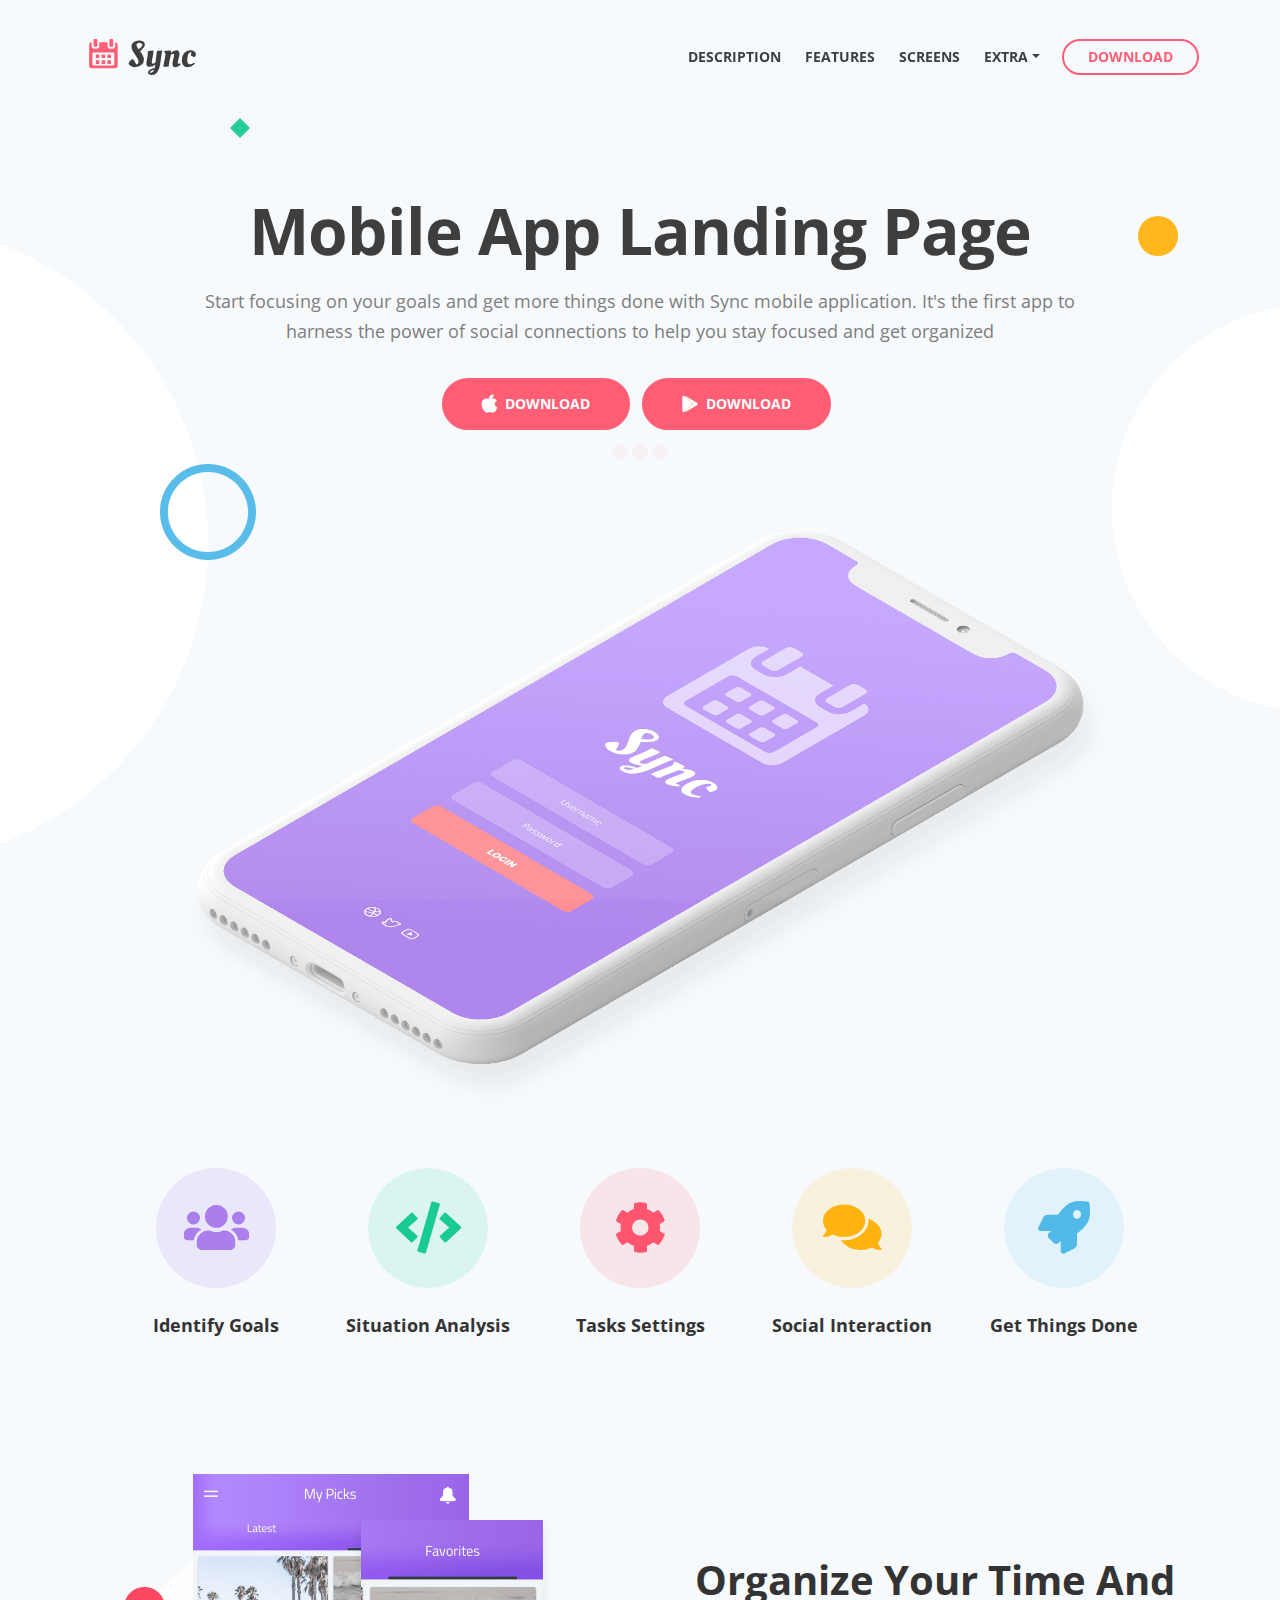
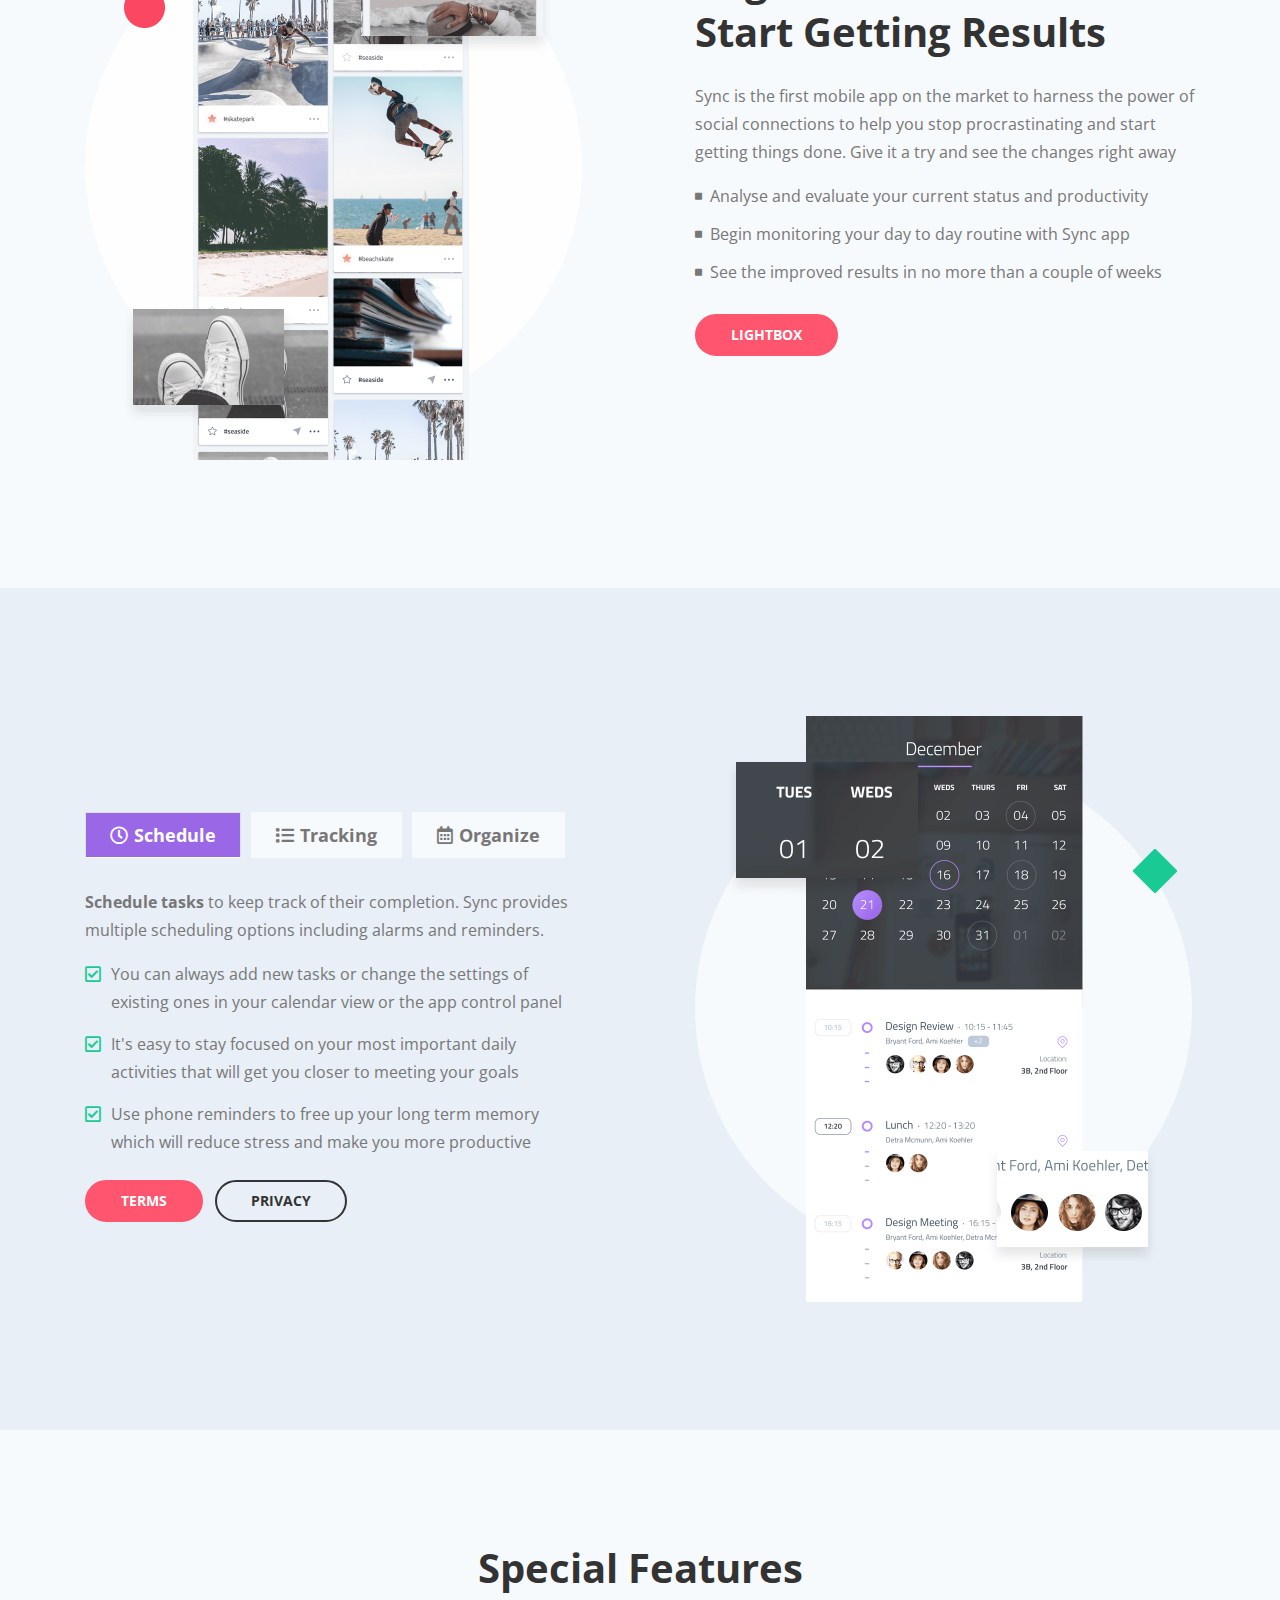
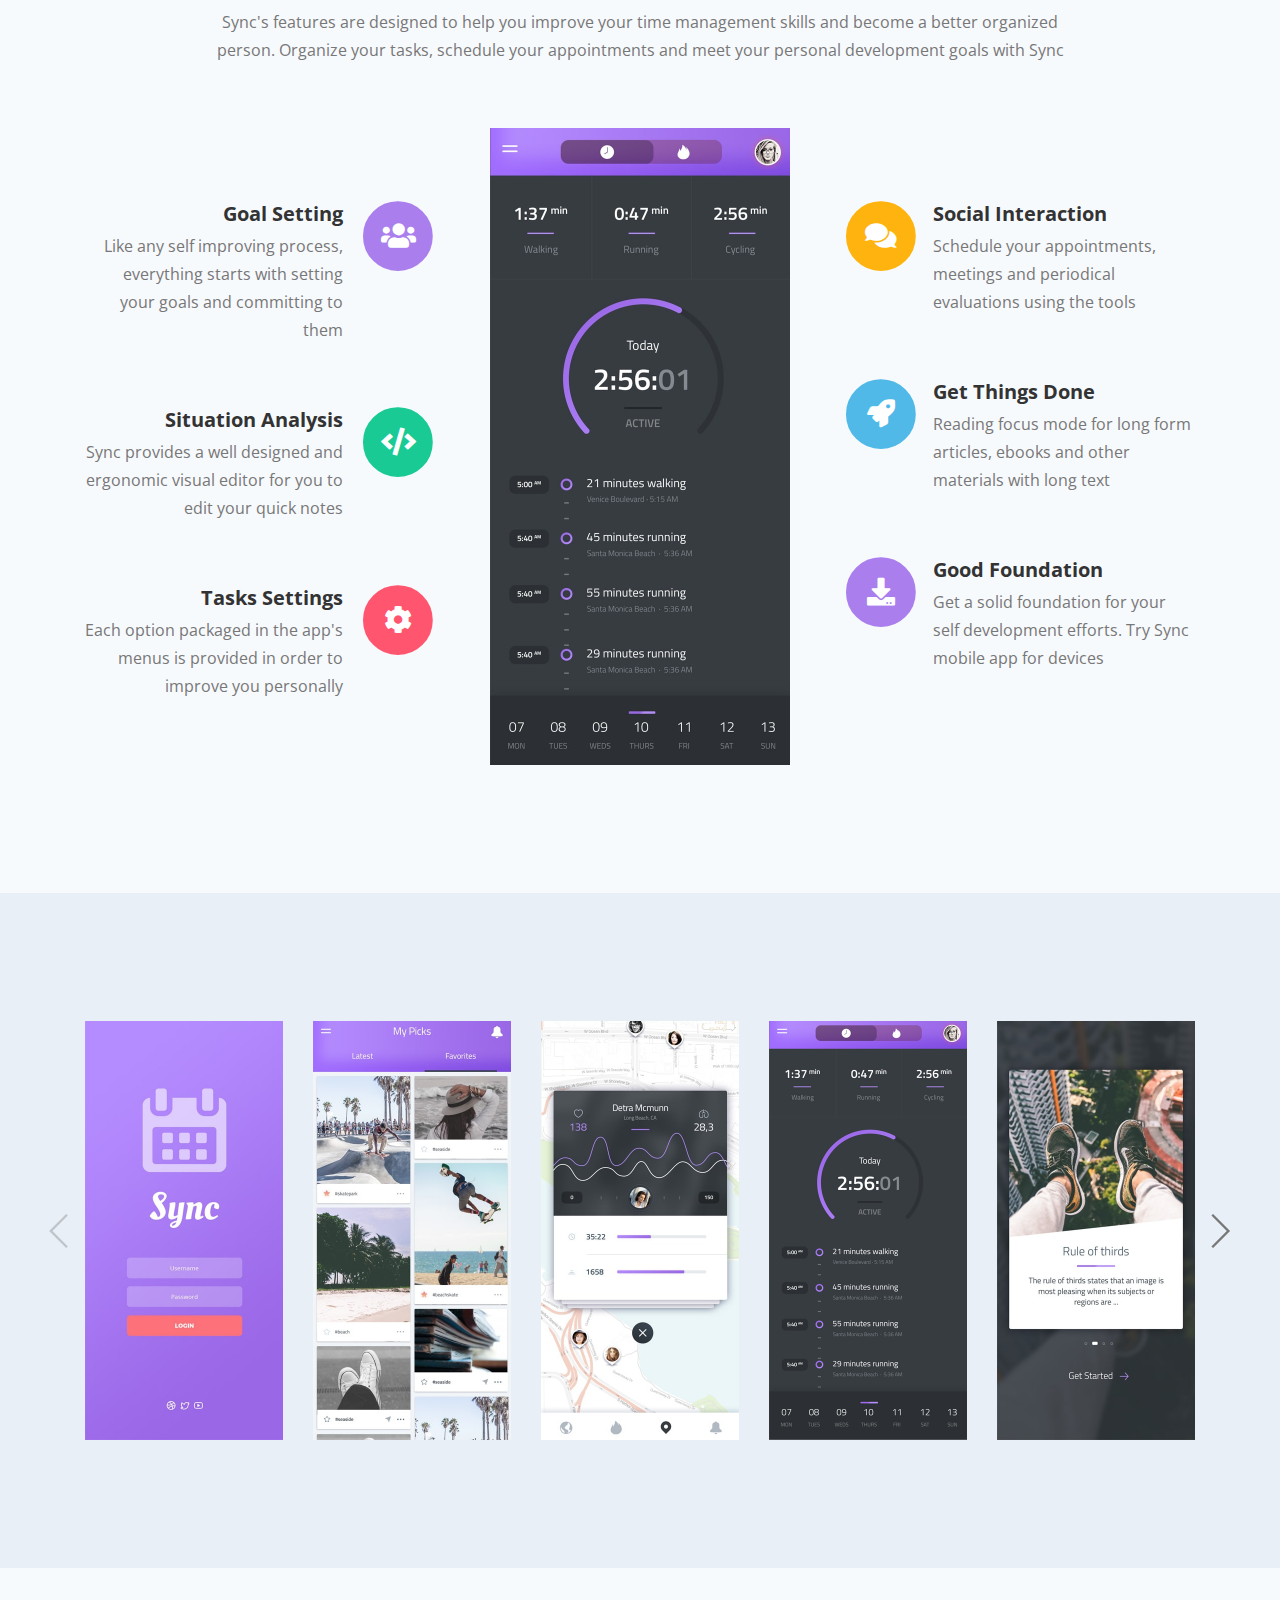
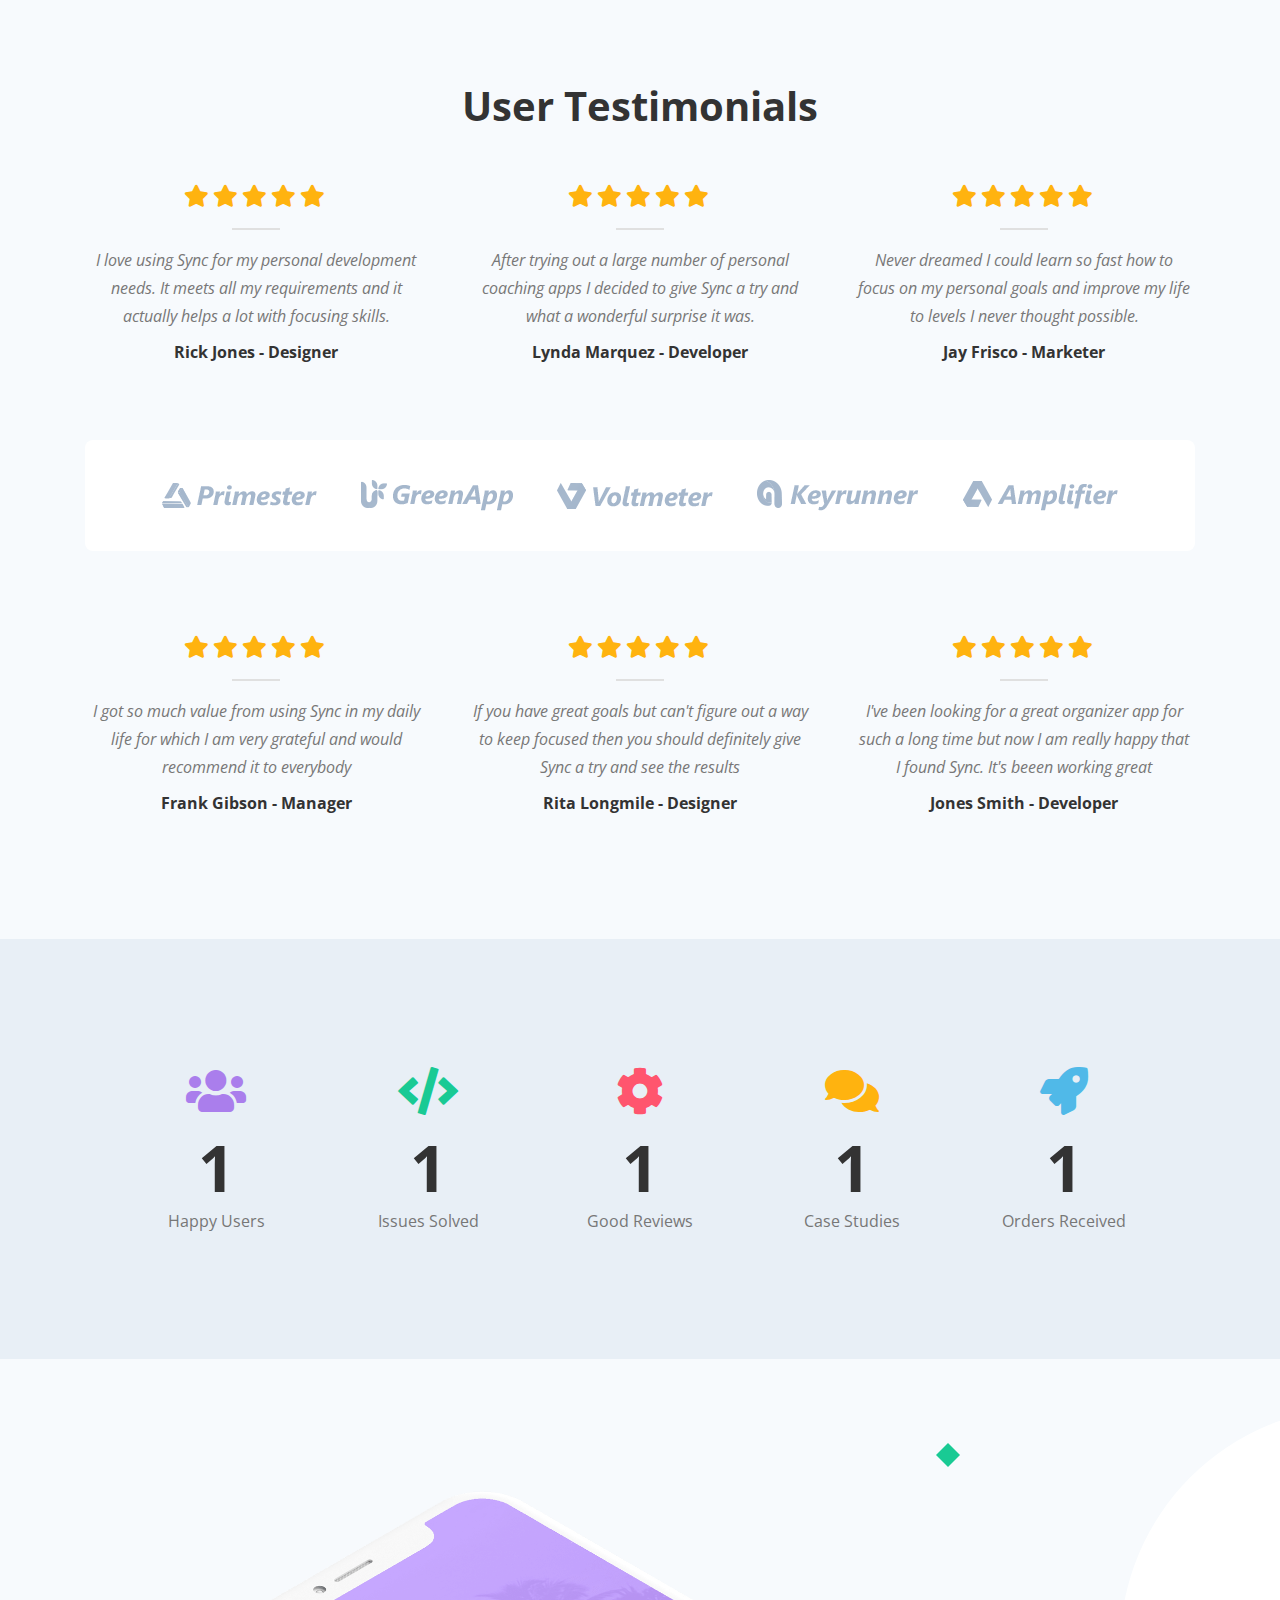
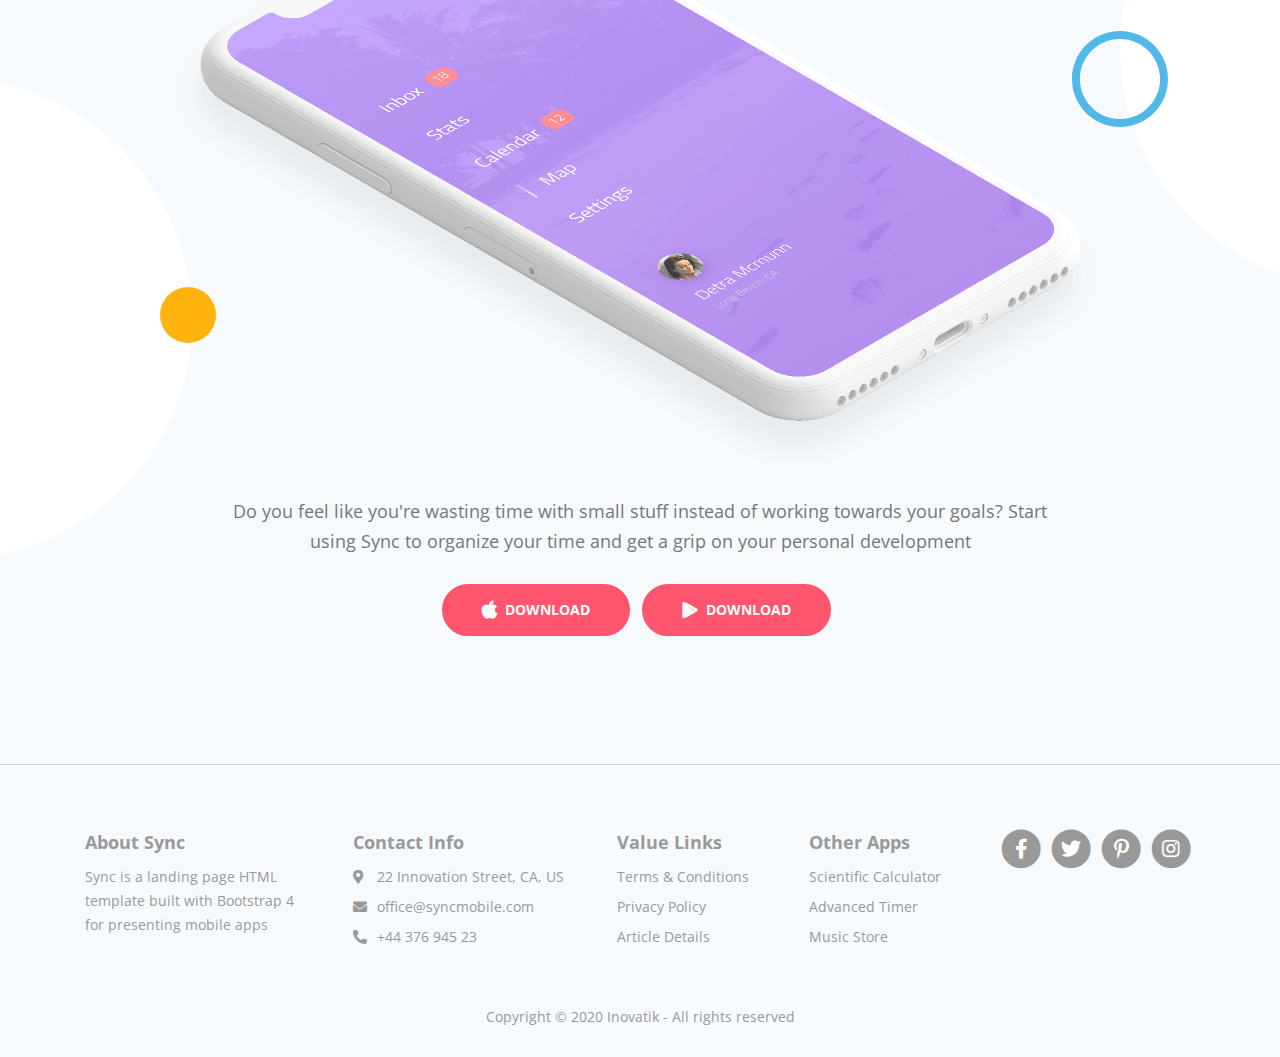
<file: index.html>
<!DOCTYPE html>
<html lang="en">
<head>
    <meta charset="utf-8">
    <meta name="viewport" content="width=device-width, initial-scale=1, shrink-to-fit=no">
    
   

    <!-- Webpage Title -->
    <title>Sync - Mobile App Landing Page HTML Template</title>
    
    <!-- Styles -->
    <link href="https://fonts.googleapis.com/css?family=Open+Sans:400,400i,700&display=swap&subset=latin-ext" rel="stylesheet">
    <link href="css/bootstrap.css" rel="stylesheet">
    <link href="css/fontawesome-all.css" rel="stylesheet">
    <link href="css/swiper.css" rel="stylesheet">
	<link href="css/magnific-popup.css" rel="stylesheet">
	<link href="css/styles.css" rel="stylesheet">
	
	<!-- Favicon  -->
    <link rel="icon" href="images/favicon.png">
</head>
<body data-spy="scroll" data-target=".fixed-top">
    
    <!-- Preloader -->
	<div class="spinner-wrapper">
        <div class="spinner">
            <div class="bounce1"></div>
            <div class="bounce2"></div>
            <div class="bounce3"></div>
        </div>
    </div>
    <!-- end of preloader -->
    

    <!-- Navigation -->
    <nav class="navbar navbar-expand-lg navbar-dark navbar-custom fixed-top">
        <div class="container">
            <!-- Text Logo - Use this if you don't have a graphic logo -->
            <!-- <a class="navbar-brand logo-text page-scroll" href="index.html">Sync</a> -->

            <!-- Image Logo -->
            <a class="navbar-brand logo-image" href="index.html"><img src="images/logo.svg" alt="alternative"></a> 
            
            <!-- Mobile Menu Toggle Button -->
            <button class="navbar-toggler" type="button" data-toggle="collapse" data-target="#navbarsExampleDefault" aria-controls="navbarsExampleDefault" aria-expanded="false" aria-label="Toggle navigation">
                <span class="navbar-toggler-awesome fas fa-bars"></span>
                <span class="navbar-toggler-awesome fas fa-times"></span>
            </button>
            <!-- end of mobile menu toggle button -->

            <div class="collapse navbar-collapse" id="navbarsExampleDefault">
                <ul class="navbar-nav ml-auto">
                    <li class="nav-item">
                        <a class="nav-link page-scroll" href="#description">DESCRIPTION <span class="sr-only">(current)</span></a>
                    </li>
                    <li class="nav-item">
                        <a class="nav-link page-scroll" href="#features">FEATURES</a>
                    </li>
                    <li class="nav-item">
                        <a class="nav-link page-scroll" href="#screens">SCREENS</a>
                    </li>

                    <!-- Dropdown Menu -->          
                    <li class="nav-item dropdown">
                        <a class="nav-link dropdown-toggle page-scroll" id="navbarDropdown" role="button" aria-haspopup="true" aria-expanded="false">EXTRA</a>
                        <div class="dropdown-menu" aria-labelledby="navbarDropdown">
                            <a class="dropdown-item" href="article-details.html"><span class="item-text">ARTICLE DETAILS</span></a>
                            <div class="dropdown-divider"></div>
                            <a class="dropdown-item" href="terms-conditions.html"><span class="item-text">TERMS CONDITIONS</span></a>
                            <div class="dropdown-divider"></div>
                            <a class="dropdown-item" href="privacy-policy.html"><span class="item-text">PRIVACY POLICY</span></a>
                        </div>
                    </li>
                    <!-- end of dropdown menu -->
                </ul>
                <span class="nav-item">
                    <a class="btn-outline-sm page-scroll" href="#download">DOWNLOAD</a>
                </span>
            </div>
        </div> <!-- end of container -->
    </nav> <!-- end of navbar -->
    <!-- end of navigation -->


    <!-- Header -->
    <header class="header">
        <div class="container">
            <div class="row">
                <div class="col-lg-12">
                    <div class="text-container">
                        <h1>Mobile App Landing Page</h1>
                        <p class="p-large p-heading">Start focusing on your goals and get more things done with Sync mobile application. It's the first app to harness the power of social connections to help you stay focused and get organized</p>
                        <a class="btn-solid-lg" href="#your-link"><i class="fab fa-apple"></i>DOWNLOAD</a>
                        <a class="btn-solid-lg" href="#your-link"><i class="fab fa-google-play"></i>DOWNLOAD</a>
                    </div> <!-- end of text-container -->
                </div> <!-- end of col -->
            </div> <!-- end of row -->
            <div class="row">
                <div class="col-lg-12">
                    <div class="image-container">
                        <img class="img-fluid" src="images/header-iphone.png" alt="alternative">
                    </div> <!-- end of text-container -->
                </div> <!-- end of col -->
            </div> <!-- end of row -->
        </div> <!-- end of container -->
        <div class="deco-white-circle-1">
            <img src="images/decorative-white-circle.svg" alt="alternative">
        </div> <!-- end of deco-white-circle-1 -->
        <div class="deco-white-circle-2">
            <img src="images/decorative-white-circle.svg" alt="alternative">
        </div> <!-- end of deco-white-circle-2 -->
        <div class="deco-blue-circle">
            <img src="images/decorative-blue-circle.svg" alt="alternative">
        </div> <!-- end of deco-blue-circle -->
        <div class="deco-yellow-circle">
            <img src="images/decorative-yellow-circle.svg" alt="alternative">
        </div> <!-- end of deco-yellow-circle -->
        <div class="deco-green-diamond">
            <img src="images/decorative-green-diamond.svg" alt="alternative">
        </div> <!-- end of deco-yellow-circle -->
    </header> <!-- end of header -->
    <!-- end of header -->


    <!-- Small Features -->
    <div class="cards-1">
        <div class="container">
            <div class="row">
                <div class="col-lg-12">
                    
                    <!-- Card -->
                    <div class="card">
                        <div class="card-image">
                            <i class="fas fa-users"></i>
                        </div>
                        <div class="card-body">
                            <h5 class="card-title">Identify Goals</h5>
                        </div>
                    </div>
                    <!-- end of card -->

                    <!-- Card -->
                    <div class="card">
                        <div class="card-image green">
                            <i class="fas fa-code"></i>
                        </div>
                        <div class="card-body">
                            <h5 class="card-title">Situation Analysis</h5>
                        </div>
                    </div>
                    <!-- end of card -->

                    <!-- Card -->
                    <div class="card">
                        <div class="card-image red">
                            <i class="fas fa-cog"></i>
                        </div>
                        <div class="card-body">
                            <h5 class="card-title">Tasks Settings</h5>
                        </div>
                    </div>
                    <!-- end of card -->

                    <!-- Card -->
                    <div class="card">
                        <div class="card-image yellow">
                            <i class="fas fa-comments"></i>
                        </div>
                        <div class="card-body">
                            <h5 class="card-title">Social Interaction</h5>
                        </div>
                    </div>
                    <!-- end of card -->

                    <!-- Card -->
                    <div class="card">
                        <div class="card-image blue">
                            <i class="fas fa-rocket"></i>
                        </div>
                        <div class="card-body">
                            <h5 class="card-title">Get Things Done</h5>
                        </div>
                    </div>
                    <!-- end of card -->

                </div> <!-- end of col -->
            </div> <!-- end of row -->
        </div> <!-- end of container -->
    </div> <!-- end of cards-1 -->
    <!-- end of small features -->


    <!-- Description 1 -->
    <div id="description" class="basic-1">
        <div class="container">
            <div class="row">
                <div class="col-lg-6">
                    <div class="image-container">
                        <img class="img-fluid" src="images/description-1-app.png" alt="alternative">
                    </div> <!-- end of image-container -->
                </div> <!-- end of col -->
                <div class="col-lg-6">
                    <div class="text-container">
                        <h2>Organize Your Time And Start Getting Results</h2>
                        <p>Sync is the first mobile app on the market to harness the power of social connections to help you stop procrastinating and start getting things done. Give it a try and see the changes right away</p>
                        <ul class="list-unstyled li-space-lg">
                            <li class="media">
                                <i class="fas fa-square"></i>
                                <div class="media-body">Analyse and evaluate your current status and productivity</div>
                            </li>
                            <li class="media">
                                <i class="fas fa-square"></i>
                                <div class="media-body">Begin monitoring your day to day routine with Sync app</div>
                            </li>
                            <li class="media">
                                <i class="fas fa-square"></i>
                                <div class="media-body">See the improved results in no more than a couple of weeks</div>
                            </li>
                        </ul>
                        <a class="btn-solid-reg popup-with-move-anim" href="#description-1-details-lightbox">LIGHTBOX</a>
                    </div> <!-- end of text-container -->
                </div> <!-- end of col -->
            </div> <!-- end of row -->
        </div> <!-- end of container -->
    </div> <!-- end of basic-1 -->
    <!-- end of description 1 -->

    
    <!-- Description 1 Details Lightbox -->
	<!-- Details Lightbox -->
	<div id="description-1-details-lightbox" class="lightbox-basic zoom-anim-dialog mfp-hide">
        <div class="row">
            <button title="Close (Esc)" type="button" class="mfp-close x-button">×</button>
			<div class="col-lg-8">
                <div class="image-container">
                    <img class="img-fluid" src="images/description-1-details-lightbox.jpg" alt="alternative">
                </div> <!-- end of image-container -->
			</div>
			<div class="col-lg-4">
                <h3>Goals Setting</h3>
				<hr>
                <p>The app can easily help you track your personal development evolution if you take the time to set it up.</p>
                <h4>User Feedback</h4>
                <p>This is a great app which can help you save time and make your live easier. And it will help improve your productivity.</p>
                <ul class="list-unstyled li-space-lg">
                    <li class="media">
                        <i class="far fa-check-square"></i><div class="media-body">Splash screen panel</div>
                    </li>
                    <li class="media">
                        <i class="far fa-check-square"></i><div class="media-body">Statistics graph report</div>
                    </li>
                    <li class="media">
                        <i class="far fa-check-square"></i><div class="media-body">Events calendar layout</div>
                    </li>
                    <li class="media">
                        <i class="far fa-check-square"></i><div class="media-body">Location details screen</div>
                    </li>
                    <li class="media">
                        <i class="far fa-check-square"></i><div class="media-body">Onboarding steps interface</div>
                    </li>
                </ul>
                <a class="btn-solid-reg mfp-close page-scroll" href="#download">DOWNLOAD</a> <button class="btn-outline-reg mfp-close as-button" type="button">BACK</button>
			</div>
		</div> <!-- end of row -->
    </div> <!-- end of lightbox-basic -->
    <!-- end of details lightbox -->
    <!-- end of description 1 details lightbox -->



    <!-- Description 2 -->
    <div class="tabs">
        <div class="container">
            <div class="row">
                <div class="col-lg-6">
                    <div class="tabs-container">

                        <!-- Tabs Links -->
                        <ul class="nav nav-tabs" id="cedoTabs" role="tablist">
                            <li class="nav-item">
                                <a class="nav-link active" id="nav-tab-1" data-toggle="tab" href="#tab-1" role="tab" aria-controls="tab-1" aria-selected="true"><i class="far fa-clock"></i>Schedule</a>
                            </li>
                            <li class="nav-item">
                                <a class="nav-link" id="nav-tab-2" data-toggle="tab" href="#tab-2" role="tab" aria-controls="tab-2" aria-selected="false"><i class="fas fa-list"></i>Tracking</a>
                            </li>
                            <li class="nav-item">
                                <a class="nav-link" id="nav-tab-3" data-toggle="tab" href="#tab-3" role="tab" aria-controls="tab-3" aria-selected="false"><i class="far fa-calendar-alt"></i>Organize</a>
                            </li>
                        </ul>
                        <!-- end of tabs links -->
                        
                        <!-- Tabs Content -->
                        <div class="tab-content" id="cedoTabsContent">
                            <!-- Tab -->
                            <div class="tab-pane fade show active" id="tab-1" role="tabpanel" aria-labelledby="tab-1">
                                <p><strong>Schedule tasks</strong> to keep track of their completion. Sync provides multiple scheduling options including alarms and reminders.</p>
                                <ul class="list-unstyled li-space-lg">
                                    <li class="media">
                                        <i class="far fa-check-square"></i>
                                        <div class="media-body">You can always add new tasks or change the settings of existing ones in your calendar view or the app control panel</div>
                                    </li>
                                    <li class="media">
                                        <i class="far fa-check-square"></i>
                                        <div class="media-body">It's easy to stay focused on your most important daily activities that will get you closer to meeting your goals</div>
                                    </li>
                                    <li class="media">
                                        <i class="far fa-check-square"></i>
                                        <div class="media-body">Use phone reminders to free up your long term memory which will reduce stress and make you more productive</div>
                                    </li>
                                </ul>
                                <a class="btn-solid-reg page-scroll" href="terms-conditions.html">TERMS</a> <a class="btn-outline-reg page-scroll" href="privacy-policy.html">PRIVACY</a>
                            </div> <!-- end of tab-pane -->
                            <!-- end of tab -->

                            <!-- Tab -->
                            <div class="tab-pane fade" id="tab-2" role="tabpanel" aria-labelledby="tab-2">
                                <p><strong>Keep track of everything</strong> and analyse your progress while using the app. In less than a month you should be seeing improved results when it comes to time management and task prioritization</p>
                                <p><strong>Anyone can enjoy the app</strong> no matter their gender, age, occupation or location in the world. Sync's algorithms have been built to be flexible and functional for any person in the world</p>
                                <p><strong>Achieve the impossible</strong> just by carefully monitoring your progress and keeping the app updated with daily operations. It's easier than you think and it only takes a couple of minutes</p>
                                <a class="red" href="terms-conditions.html">Terms & Conditions >></a>
                            </div> <!-- end of tab-pane -->
                            <!-- end of tab -->

                            <!-- Tab -->
                            <div class="tab-pane fade" id="tab-3" role="tabpanel" aria-labelledby="tab-3">
                                <p><strong>Use the power of social interactivity</strong> to keep you motivated and focused on your daily and long term goals. It's revolutionary</p>
                                <ul class="list-unstyled li-space-lg">
                                    <li class="media">
                                        <i class="far fa-check-square"></i>
                                        <div class="media-body">Commiting to something in front of a crowd gives you little room to walk back on your promise and makes you push on</div>
                                    </li>
                                    <li class="media">
                                        <i class="far fa-check-square"></i>
                                        <div class="media-body">No more frustrations of loosing focus and not being efficient. Sync main purpose is to solve just that and make you happy</div>
                                    </li>
                                    <li class="media">
                                        <i class="far fa-check-square"></i>
                                        <div class="media-body">It's the first mobile app that can turn you in a better organized person without the pressure of failing like other systems</div>
                                    </li>
                                    <li class="media">
                                        <i class="far fa-check-square"></i>
                                        <div class="media-body">Recognized by a lot of trainers and life coaches Sync is the number one tool they recommend time management</div>
                                    </li>
                                </ul>
                            </div> <!-- end of tab-pane -->
                            <!-- end of tab -->
                        </div> <!-- end of tab-content -->
                        <!-- end of nav tabs content -->
                    
                    </div> <!-- end of tabs-container -->
                </div> <!-- end of col -->
                <div class="col-lg-6">
                    <div class="image-container">
                        <img class="img-fluid" src="images/description-2-app.png" alt="alternative">
                    </div> <!-- end of image-container -->
                </div> <!-- end of col -->
            </div> <!-- end of row -->
        </div> <!-- end of container -->
    </div> <!-- end of tabs -->
    <!-- end of description 2 -->


    <!-- Features -->
    <div id="features" class="basic-2">
        <div class="container">
            <div class="row">
                <div class="col-lg-12">
                    <h2>Special Features</h2>
                    <p class="p-heading">Sync's features are designed to help you improve your time management skills and become a better organized person. Organize your tasks, schedule your appointments and meet your personal development goals with Sync</p>
                </div> <!-- end of div -->
            </div> <!-- end of div -->
            <div class="row">
                <div class="col-lg-4">
                    <ul class="list-unstyled li-space-lg first">
                        <li class="media">
                            <span class="fa-stack">
                                <i class="fas fa-circle fa-stack-2x"></i>
                                <i class="fas fa-users fa-stack-1x"></i>
                            </span>
                            <div class="media-body">
                                <h4>Goal Setting</h4>
                                <p>Like any self improving process, everything starts with setting your goals and committing to them</p>
                            </div>
                        </li>
                        <li class="media">
                            <span class="fa-stack">
                                <i class="fas fa-circle fa-stack-2x green"></i>
                                <i class="fas fa-code fa-stack-1x"></i>
                            </span>
                            <div class="media-body">
                                <h4>Situation Analysis</h4>
                                <p>Sync provides a well designed and ergonomic visual editor for you to edit your quick notes</p>
                            </div>
                        </li>
                        <li class="media">
                            <span class="fa-stack">
                                <i class="fas fa-circle fa-stack-2x red"></i>
                                <i class="fas fa-cog fa-stack-1x"></i>
                            </span>
                            <div class="media-body">
                                <h4>Tasks Settings</h4>
                                <p>Each option packaged in the app's menus is provided in order to improve you personally</p>
                            </div>
                        </li>
                    </ul>
                </div> <!-- end of col -->
                <div class="col-lg-4">
                    <img class="img-fluid" src="images/features-app.jpg" alt="alternative">
                </div> <!-- end of col -->
                <div class="col-lg-4">
                    <ul class="list-unstyled li-space-lg">
                        <li class="media">
                            <span class="fa-stack">
                                <i class="fas fa-circle fa-stack-2x yellow"></i>
                                <i class="fas fa-comments fa-stack-1x"></i>
                            </span>
                            <div class="media-body">
                                <h4>Social Interaction</h4>
                                <p>Schedule your appointments, meetings and periodical evaluations using the tools</p>
                            </div>
                        </li>
                        <li class="media">
                            <span class="fa-stack">
                                <i class="fas fa-circle fa-stack-2x blue"></i>
                                <i class="fas fa-rocket fa-stack-1x"></i>
                            </span>
                            <div class="media-body">
                                <h4>Get Things Done</h4>
                                <p>Reading focus mode for long form articles, ebooks and other materials with long text</p>
                            </div>
                        </li>
                        <li class="media">
                            <span class="fa-stack">
                                <i class="fas fa-circle fa-stack-2x"></i>
                                <i class="fas fa-download fa-stack-1x"></i>
                            </span>
                            <div class="media-body">
                                <h4>Good Foundation</h4>
                                <p>Get a solid foundation for your self development efforts. Try Sync mobile app for devices</p>
                            </div>
                        </li>
                    </ul>
                </div> <!-- end of col -->
            </div> <!-- end of row -->
        </div> <!-- end of container -->
    </div> <!-- end of basic-2 -->
    <!-- end of features -->


    <!-- Screenshots -->
    <div id="screens" class="slider">
        <div class="container">
            <div class="row">
                <div class="col-lg-12">
                    
                    <!-- Image Slider -->
                    <div class="slider-container">
                        <div class="swiper-container image-slider">
                            <div class="swiper-wrapper">
                                
                                <!-- Slide -->
                                <div class="swiper-slide">
                                    <a href="images/screenshot-1.jpg" class="popup-link" data-effect="fadeIn">
                                        <img class="img-fluid" src="images/screenshot-1.jpg" alt="alternative">
                                    </a>
                                </div>
                                <!-- end of slide -->

                                <!-- Slide -->
                                <div class="swiper-slide">
                                    <a href="images/screenshot-2.jpg" class="popup-link" data-effect="fadeIn">
                                        <img class="img-fluid" src="images/screenshot-2.jpg" alt="alternative">
                                    </a>
                                </div>
                                <!-- end of slide -->

                                <!-- Slide -->
                                <div class="swiper-slide">
                                    <a href="images/screenshot-3.jpg" class="popup-link" data-effect="fadeIn">
                                        <img class="img-fluid" src="images/screenshot-3.jpg" alt="alternative">
                                    </a>
                                </div>
                                <!-- end of slide -->

                                <!-- Slide -->
                                <div class="swiper-slide">
                                    <a href="images/screenshot-4.jpg" class="popup-link" data-effect="fadeIn">
                                        <img class="img-fluid" src="images/screenshot-4.jpg" alt="alternative">
                                    </a>
                                </div>
                                <!-- end of slide -->

                                <!-- Slide -->
                                <div class="swiper-slide">
                                    <a href="images/screenshot-5.jpg" class="popup-link" data-effect="fadeIn">
                                        <img class="img-fluid" src="images/screenshot-5.jpg" alt="alternative">
                                    </a>
                                </div>
                                <!-- end of slide -->

                                <!-- Slide -->
                                <div class="swiper-slide">
                                    <a href="images/screenshot-1.jpg" class="popup-link" data-effect="fadeIn">
                                        <img class="img-fluid" src="images/screenshot-6.jpg" alt="alternative">
                                    </a>
                                </div>
                                <!-- end of slide -->

                                <!-- Slide -->
                                <div class="swiper-slide">
                                    <a href="images/screenshot-2.jpg" class="popup-link" data-effect="fadeIn">
                                        <img class="img-fluid" src="images/screenshot-7.jpg" alt="alternative">
                                    </a>
                                </div>
                                <!-- end of slide -->

                                <!-- Slide -->
                                <div class="swiper-slide">
                                    <a href="images/screenshot-3.jpg" class="popup-link" data-effect="fadeIn">
                                        <img class="img-fluid" src="images/screenshot-8.jpg" alt="alternative">
                                    </a>
                                </div>
                                <!-- end of slide -->

                                <!-- Slide -->
                                <div class="swiper-slide">
                                    <a href="images/screenshot-4.jpg" class="popup-link" data-effect="fadeIn">
                                        <img class="img-fluid" src="images/screenshot-9.jpg" alt="alternative">
                                    </a>
                                </div>
                                <!-- end of slide -->

                                <!-- Slide -->
                                <div class="swiper-slide">
                                    <a href="images/screenshot-5.jpg" class="popup-link" data-effect="fadeIn">
                                        <img class="img-fluid" src="images/screenshot-10.jpg" alt="alternative">
                                    </a>
                                </div>
                                <!-- end of slide -->
                                
                            </div> <!-- end of swiper-wrapper -->

                            <!-- Add Arrows -->
                            <div class="swiper-button-next"></div>
                            <div class="swiper-button-prev"></div>
                            <!-- end of add arrows -->

                        </div> <!-- end of swiper-container -->
                    </div> <!-- end of slider-container -->
                    <!-- end of image slider -->

                </div> <!-- end of col -->
            </div> <!-- end of row -->
        </div> <!-- end of container -->
    </div> <!-- end of slider -->
    <!-- end of screenshots -->


    <!-- Testimonials -->
    <div class="cards-2">
        <div class="container">
            <div class="row">
                <div class="col-lg-12">
                    <h2>User Testimonials</h2>
                </div> <!-- end of col -->
            </div> <!-- end of row -->
            <div class="row">
                <div class="col-lg-12">

                    <!-- Card -->
                    <div class="card">
                        <div class="card-image">
                            <i class="fas fa-star"></i><i class="fas fa-star"></i><i class="fas fa-star"></i><i class="fas fa-star"></i><i class="fas fa-star"></i>
                            <hr class="testimonial-line">
                        </div>
                        <div class="card-body">
                            <div class="testimonial-text">I love using Sync for my personal development needs. It meets all my requirements and it actually helps a lot with focusing skills.</div>
                            <div class="testimonial-author">Rick Jones - Designer</div>
                        </div>
                    </div>
                    <!-- end of card -->

                    <!-- Card -->
                    <div class="card">
                        <div class="card-image">
                            <i class="fas fa-star"></i><i class="fas fa-star"></i><i class="fas fa-star"></i><i class="fas fa-star"></i><i class="fas fa-star"></i>
                            <hr class="testimonial-line">
                        </div>
                        <div class="card-body">
                            <div class="testimonial-text">After trying out a large number of personal coaching apps I decided to give Sync a try and what a wonderful surprise it was.</div>
                            <div class="testimonial-author">Lynda Marquez - Developer</div>
                        </div>
                    </div>
                    <!-- end of card -->

                    <!-- Card -->
                    <div class="card">
                        <div class="card-image">
                            <i class="fas fa-star"></i><i class="fas fa-star"></i><i class="fas fa-star"></i><i class="fas fa-star"></i><i class="fas fa-star"></i>
                            <hr class="testimonial-line">
                        </div>
                        <div class="card-body">
                            <div class="testimonial-text">Never dreamed I could learn so fast how to focus on my personal goals and improve my life to levels I never thought possible.</div>
                            <div class="testimonial-author">Jay Frisco - Marketer</div>
                        </div>
                    </div>
                    <!-- end of card -->

                </div> <!-- end of col -->
            </div> <!-- end of row -->
            <div class="row">
                <div class="col-lg-12">
                    <div class="image-container">
                        <img class="img-fluid" src="images/customer-logo-1.png" alt="alternative">
                        <img class="img-fluid" src="images/customer-logo-2.png" alt="alternative">
                        <img class="img-fluid" src="images/customer-logo-3.png" alt="alternative">
                        <img class="img-fluid" src="images/customer-logo-4.png" alt="alternative">
                        <img class="img-fluid" src="images/customer-logo-5.png" alt="alternative">
                    </div> <!-- end of image-container -->
                </div> <!-- end of col -->
            </div> <!-- end of row -->
            <div class="row">
                <div class="col-lg-12">

                    <!-- Card -->
                    <div class="card">
                        <div class="card-image">
                            <i class="fas fa-star"></i><i class="fas fa-star"></i><i class="fas fa-star"></i><i class="fas fa-star"></i><i class="fas fa-star"></i>
                            <hr class="testimonial-line">
                        </div>
                        <div class="card-body">
                            <div class="testimonial-text">I got so much value from using Sync in my daily life for which I am very grateful and would recommend it to everybody</div>
                            <div class="testimonial-author">Frank Gibson - Manager</div>
                        </div>
                    </div>
                    <!-- end of card -->

                    <!-- Card -->
                    <div class="card">
                        <div class="card-image">
                            <i class="fas fa-star"></i><i class="fas fa-star"></i><i class="fas fa-star"></i><i class="fas fa-star"></i><i class="fas fa-star"></i>
                            <hr class="testimonial-line">
                        </div>
                        <div class="card-body">
                            <div class="testimonial-text">If you have great goals but can't figure out a way to keep focused then you should definitely give Sync a try and see the results</div>
                            <div class="testimonial-author">Rita Longmile - Designer</div>
                        </div>
                    </div>
                    <!-- end of card -->

                    <!-- Card -->
                    <div class="card">
                        <div class="card-image">
                            <i class="fas fa-star"></i><i class="fas fa-star"></i><i class="fas fa-star"></i><i class="fas fa-star"></i><i class="fas fa-star"></i>
                            <hr class="testimonial-line">
                        </div>
                        <div class="card-body">
                            <div class="testimonial-text">I've been looking for a great organizer app for such a long time but now I am really happy that I found Sync. It's beeen working great</div>
                            <div class="testimonial-author">Jones Smith - Developer</div>
                        </div>
                    </div>
                    <!-- end of card -->

                </div> <!-- end of col -->
            </div> <!-- end of row -->
        </div> <!-- end of container -->
    </div> <!-- end of cards-2 -->
    <!-- end of testimonials -->


    <!-- Statistics -->
    <div class="counter">
        <div class="container">
            <div class="row">
                <div class="col-lg-12">
                    
                    <!-- Counter -->
                    <div id="counter">
                        <div class="cell">
                            <i class="fas fa-users"></i>
                            <div class="counter-value number-count" data-count="231">1</div>
                            <p class="counter-info">Happy Users</p>
                        </div>
                        <div class="cell">
                            <i class="fas fa-code green"></i>
                            <div class="counter-value number-count" data-count="385">1</div>
                            <p class="counter-info">Issues Solved</p>
                        </div>
                        <div class="cell">
                            <i class="fas fa-cog red"></i>
                            <div class="counter-value number-count" data-count="159">1</div>
                            <p class="counter-info">Good Reviews</p>
                        </div>
                        <div class="cell">
                            <i class="fas fa-comments yellow"></i>
                            <div class="counter-value number-count" data-count="127">1</div>
                            <p class="counter-info">Case Studies</p>
                        </div>
                        <div class="cell">
                            <i class="fas fa-rocket blue"></i>
                            <div class="counter-value number-count" data-count="211">1</div>
                            <p class="counter-info">Orders Received</p>
                        </div>
                    </div>
                    <!-- end of counter -->

                </div> <!-- end of col -->
            </div> <!-- end of row -->
        </div> <!-- end of container -->
    </div> <!-- end of counter -->
    <!-- end of statistics -->


    <!-- Download -->
    <div id="download" class="basic-3">
        <div class="container">
            <div class="row">
                <div class="col-lg-12">
                    <div class="image-container">
                        <img class="img-fluid" src="images/download-iphone.png" alt="alternative">
                    </div> <!-- end of image-container -->
                    <p class="p-large">Do you feel like you're wasting time with small stuff instead of working towards your goals? Start using Sync to organize your time and get a grip on your personal development</p>
                    <a class="btn-solid-lg" href="#your-link"><i class="fab fa-apple"></i>DOWNLOAD</a>
                    <a class="btn-solid-lg" href="#your-link"><i class="fab fa-google-play"></i>DOWNLOAD</a>
                </div> <!-- end of col -->
            </div> <!-- end of row -->
        </div> <!-- end of container -->
        <div class="deco-white-circle-1">
            <img src="images/decorative-white-circle.svg" alt="alternative">
        </div> <!-- end of deco-white-circle-1 -->
        <div class="deco-white-circle-2">
            <img src="images/decorative-white-circle.svg" alt="alternative">
        </div> <!-- end of deco-white-circle-2 -->
        <div class="deco-blue-circle">
            <img src="images/decorative-blue-circle.svg" alt="alternative">
        </div> <!-- end of deco-blue-circle -->
        <div class="deco-yellow-circle">
            <img src="images/decorative-yellow-circle.svg" alt="alternative">
        </div> <!-- end of deco-yellow-circle -->
        <div class="deco-green-diamond">
            <img src="images/decorative-green-diamond.svg" alt="alternative">
        </div> <!-- end of deco-yellow-circle -->
    </div> <!-- end of basic-3 -->
    <!-- end of download -->


    <!-- Footer -->
    <div class="footer">
        <div class="container">
            <div class="row">
                <div class="col-lg-12">
                    <div class="footer-col first">
                        <h5>About Sync</h5>
                        <p class="p-small">Sync is a landing page HTML template built with Bootstrap 4 for presenting mobile apps</p>
                    </div> <!-- end of footer-col -->
                    <div class="footer-col second">
                        <h5>Contact Info</h5>
                        <ul class="list-unstyled li-space-lg p-small">
                            <li class="media">
                                <i class="fas fa-map-marker-alt"></i>
                                <div class="media-body">22 Innovation Street, CA, US</div>
                            </li>
                            <li class="media">
                                <i class="fas fa-envelope"></i>
                                <div class="media-body"><a href="#your-link">office@syncmobile.com</a></div>
                            </li>
                            <li class="media">
                                <i class="fas fa-phone-alt"></i>
                                <div class="media-body"><a href="#your-link">+44 376 945 23</a></div>
                            </li>
                        </ul>
                    </div> <!-- end of footer-col -->
                    <div class="footer-col third">
                        <h5>Value Links</h5>
                        <ul class="list-unstyled li-space-lg p-small">
                            <li><a href="terms-conditions.html">Terms & Conditions</a></li>
                            <li><a href="privacy-policy.html">Privacy Policy</a></li>
                            <li><a href="article-details.html">Article Details</a></li>
                        </ul>
                    </div> <!-- end of footer-col -->
                    <div class="footer-col fourth">
                        <h5>Other Apps</h5>
                        <ul class="list-unstyled li-space-lg p-small">
                            <li><a href="#your-link">Scientific Calculator</a></li>
                            <li><a href="#your-link">Advanced Timer</a></li>
                            <li><a href="#your-link">Music Store</a></li>
                        </ul>
                    </div> <!-- end of footer-col -->
                    <div class="footer-col fifth">
                        <span class="fa-stack">
                            <a href="#your-link">
                                <i class="fas fa-circle fa-stack-2x"></i>
                                <i class="fab fa-facebook-f fa-stack-1x"></i>
                            </a>
                        </span>
                        <span class="fa-stack">
                            <a href="#your-link">
                                <i class="fas fa-circle fa-stack-2x"></i>
                                <i class="fab fa-twitter fa-stack-1x"></i>
                            </a>
                        </span>
                        <span class="fa-stack">
                            <a href="#your-link">
                                <i class="fas fa-circle fa-stack-2x"></i>
                                <i class="fab fa-pinterest-p fa-stack-1x"></i>
                            </a>
                        </span>
                        <span class="fa-stack">
                            <a href="#your-link">
                                <i class="fas fa-circle fa-stack-2x"></i>
                                <i class="fab fa-instagram fa-stack-1x"></i>
                            </a>
                        </span>
                    </div> <!-- end of footer-col -->
                </div> <!-- end of col -->
            </div> <!-- end of row -->
        </div> <!-- end of container -->
    </div> <!-- end of footer -->  
    <!-- end of footer -->


    <!-- Copyright -->
    <div class="copyright">
        <div class="container">
            <div class="row">
                <div class="col-lg-12">
                    <p class="p-small">Copyright © 2020 <a href="https://inovatik.com">Inovatik</a> - All rights reserved</p>
                </div> <!-- end of col -->
            </div> <!-- enf of row -->
        </div> <!-- end of container -->
    </div> <!-- end of copyright --> 
    <!-- end of copyright -->
    
    	
    <!-- Scripts -->
    <script src="js/jquery.min.js"></script> <!-- jQuery for Bootstrap's JavaScript plugins -->
    <script src="js/popper.min.js"></script> <!-- Popper tooltip library for Bootstrap -->
    <script src="js/bootstrap.min.js"></script> <!-- Bootstrap framework -->
    <script src="js/jquery.easing.min.js"></script> <!-- jQuery Easing for smooth scrolling between anchors -->
    <script src="js/swiper.min.js"></script> <!-- Swiper for image and text sliders -->
    <script src="js/jquery.magnific-popup.js"></script> <!-- Magnific Popup for lightboxes -->
    <script src="js/validator.min.js"></script> <!-- Validator.js - Bootstrap plugin that validates forms -->
    <script src="js/scripts.js"></script> <!-- Custom scripts -->
</body>
</html>
</file>
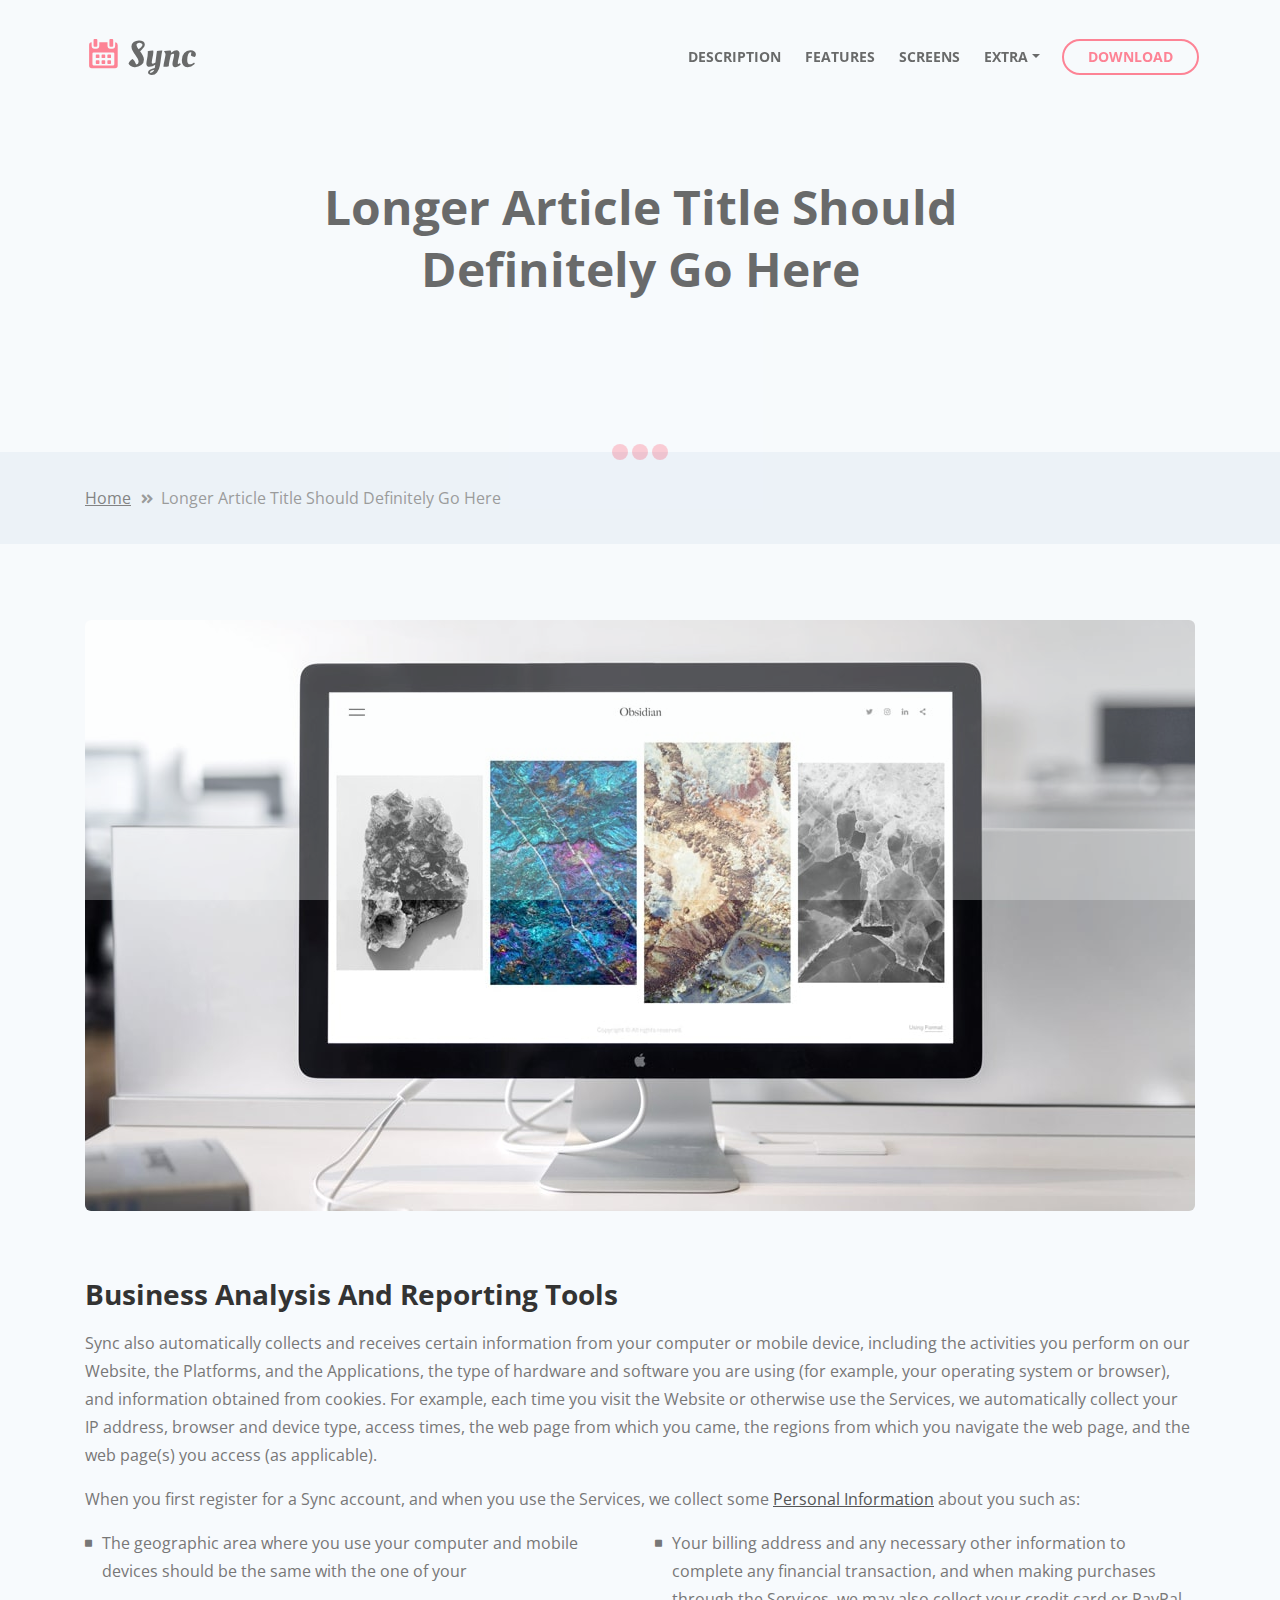
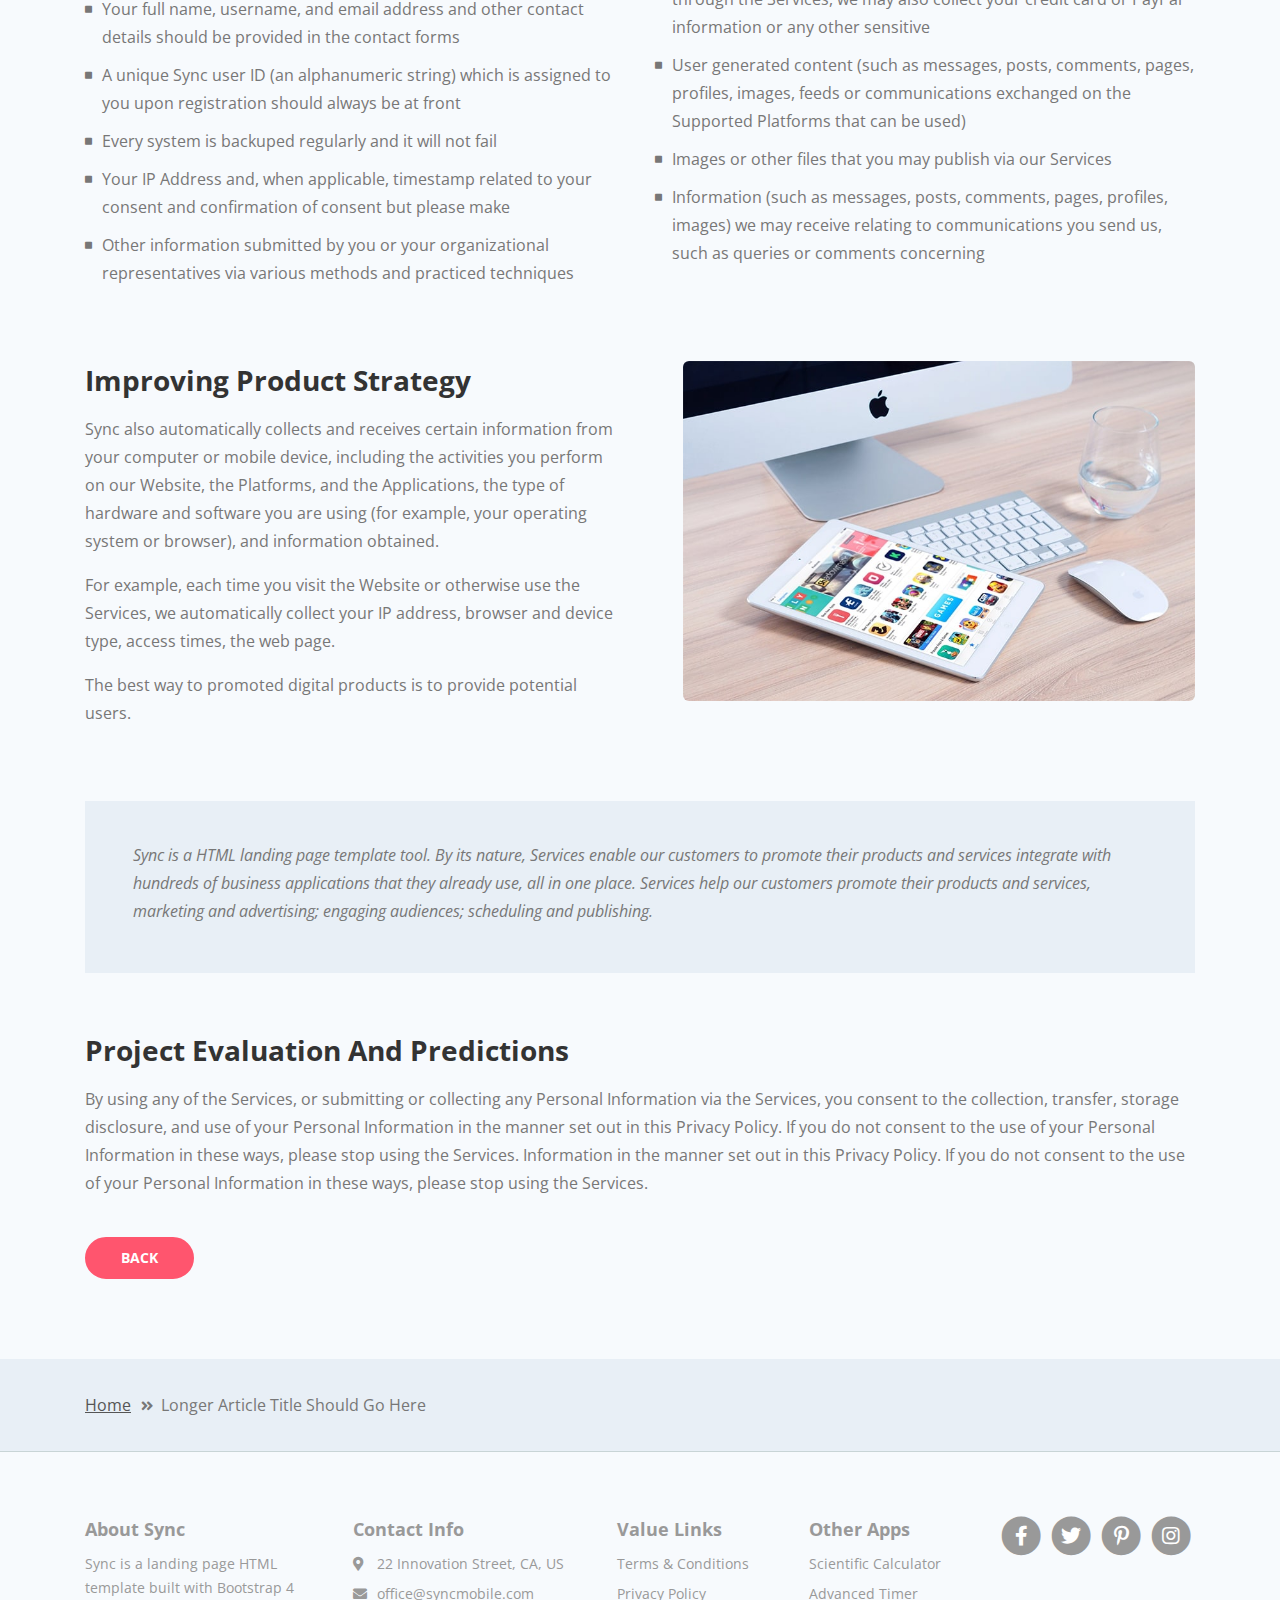
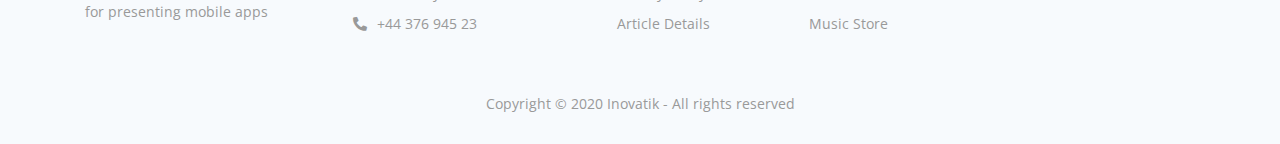
<file: article-details.html>
<!DOCTYPE html>
<html lang="en">
<head>
    <meta charset="utf-8">
    <meta name="viewport" content="width=device-width, initial-scale=1, shrink-to-fit=no">
    
    <!-- SEO Meta Tags -->

    <!-- Webpage Title -->
    <title>Article Details - Sync</title>
    
    <!-- Styles -->
    <link href="https://fonts.googleapis.com/css?family=Open+Sans:400,400i,700&display=swap&subset=latin-ext" rel="stylesheet">
    <link href="css/bootstrap.css" rel="stylesheet">
    <link href="css/fontawesome-all.css" rel="stylesheet">
    <link href="css/swiper.css" rel="stylesheet">
	<link href="css/magnific-popup.css" rel="stylesheet">
    <link href="css/styles.css" rel="stylesheet">
	
	<!-- Favicon  -->
    <link rel="icon" href="images/favicon.png">
</head>
<body data-spy="scroll" data-target=".fixed-top">
    
    <!-- Preloader -->
	<div class="spinner-wrapper">
        <div class="spinner">
            <div class="bounce1"></div>
            <div class="bounce2"></div>
            <div class="bounce3"></div>
        </div>
    </div>
    <!-- end of preloader -->
    

    <!-- Navigation -->
    <nav class="navbar navbar-expand-lg navbar-dark navbar-custom fixed-top">
        <div class="container">
            <!-- Text Logo - Use this if you don't have a graphic logo -->
            <!-- <a class="navbar-brand logo-text page-scroll" href="index.html">Sync</a> -->

            <!-- Image Logo -->
            <a class="navbar-brand logo-image" href="index.html"><img src="images/logo.svg" alt="alternative"></a> 
            
            <!-- Mobile Menu Toggle Button -->
            <button class="navbar-toggler" type="button" data-toggle="collapse" data-target="#navbarsExampleDefault" aria-controls="navbarsExampleDefault" aria-expanded="false" aria-label="Toggle navigation">
                <span class="navbar-toggler-awesome fas fa-bars"></span>
                <span class="navbar-toggler-awesome fas fa-times"></span>
            </button>
            <!-- end of mobile menu toggle button -->

            <div class="collapse navbar-collapse" id="navbarsExampleDefault">
                <ul class="navbar-nav ml-auto">
                    <li class="nav-item">
                        <a class="nav-link page-scroll" href="index.html#description">DESCRIPTION <span class="sr-only">(current)</span></a>
                    </li>
                    <li class="nav-item">
                        <a class="nav-link page-scroll" href="index.html#features">FEATURES</a>
                    </li>
                    <li class="nav-item">
                        <a class="nav-link page-scroll" href="index.html#screens">SCREENS</a>
                    </li>

                    <!-- Dropdown Menu -->          
                    <li class="nav-item dropdown">
                        <a class="nav-link dropdown-toggle page-scroll" id="navbarDropdown" role="button" aria-haspopup="true" aria-expanded="false">EXTRA</a>
                        <div class="dropdown-menu" aria-labelledby="navbarDropdown">
                            <a class="dropdown-item" href="article-details.html"><span class="item-text">ARTICLE DETAILS</span></a>
                            <div class="dropdown-divider"></div>
                            <a class="dropdown-item" href="terms-conditions.html"><span class="item-text">TERMS CONDITIONS</span></a>
                            <div class="dropdown-divider"></div>
                            <a class="dropdown-item" href="privacy-policy.html"><span class="item-text">PRIVACY POLICY</span></a>
                        </div>
                    </li>
                    <!-- end of dropdown menu -->

                </ul>
                <span class="nav-item">
                    <a class="btn-outline-sm page-scroll" href="#download">DOWNLOAD</a>
                </span>
            </div>
        </div> <!-- end of container -->
    </nav> <!-- end of navbar -->
    <!-- end of navigation -->


    <!-- Header -->
    <header id="header" class="ex-header">
        <div class="container">
            <div class="row">
                <div class="col-md-12">
                    <h1>Longer Article Title Should Definitely Go Here</h1>
                </div> <!-- end of col -->
            </div> <!-- end of row -->
        </div> <!-- end of container -->
    </header> <!-- end of ex-header -->
    <!-- end of header -->


    <!-- Breadcrumbs -->
    <div class="ex-basic-1">
        <div class="container">
            <div class="row">
                <div class="col-lg-12">
                    <div class="breadcrumbs">
                        <a href="index.html">Home</a><i class="fa fa-angle-double-right"></i><span>Longer Article Title Should Definitely Go Here</span>
                    </div> <!-- end of breadcrumbs -->
                </div> <!-- end of col -->
            </div> <!-- end of row -->
        </div> <!-- end of container -->
    </div> <!-- end of ex-basic-1 -->
    <!-- end of breadcrumbs -->


    <!-- Privacy Content -->
    <div class="ex-basic-2">
        <div class="container">
            <div class="row">
                <div class="col-lg-12">
                    <div class="image-container-large">
                        <img class="img-fluid" src="images/article-details-large.jpg" alt="alternative">
                    </div> <!-- end of image-container-large -->
                    <div class="text-container">
                        <h3>Business Analysis And Reporting Tools</h3>
                        <p>Sync also automatically collects and receives certain information from your computer or mobile device, including the activities you perform on our Website, the Platforms, and the Applications, the type of hardware and software you are using (for example, your operating system or browser), and information obtained from cookies. For example, each time you visit the Website or otherwise use the Services, we automatically collect your IP address, browser and device type, access times, the web page from which you came, the regions from which you navigate the web page, and the web page(s) you access (as applicable).</p>
                        <p>When you first register for a Sync account, and when you use the Services, we collect some <a href="#your-link">Personal Information</a> about you such as:</p>
                        <div class="row">
                            <div class="col-md-6">
                                <ul class="list-unstyled li-space-lg">
                                    <li class="media">
                                        <i class="fas fa-square"></i>
                                        <div class="media-body">The geographic area where you use your computer and mobile devices should be the same with the one of your</div>
                                    </li>
                                    <li class="media">
                                        <i class="fas fa-square"></i>
                                        <div class="media-body">Your full name, username, and email address and other contact details should be provided in the contact forms</div>
                                    </li>
                                    <li class="media">
                                        <i class="fas fa-square"></i>
                                        <div class="media-body">A unique Sync user ID (an alphanumeric string) which is assigned to you upon registration should always be at front</div>
                                    </li>
                                    <li class="media">
                                        <i class="fas fa-square"></i>
                                        <div class="media-body">Every system is backuped regularly and it will not fail</div>
                                    </li>
                                    <li class="media">
                                        <i class="fas fa-square"></i>
                                        <div class="media-body">Your IP Address and, when applicable, timestamp related to your consent and confirmation of consent but please make</div>
                                    </li>
                                    <li class="media">
                                        <i class="fas fa-square"></i>
                                        <div class="media-body">Other information submitted by you or your organizational representatives via various methods and practiced techniques</div>
                                    </li>
                                </ul>
                            </div> <!-- end of col -->

                            <div class="col-md-6">
                                <ul class="list-unstyled li-space-lg">
                                    <li class="media">
                                        <i class="fas fa-square"></i>
                                        <div class="media-body">Your billing address and any necessary other information to complete any financial transaction, and when making purchases through the Services, we may also collect your credit card or PayPal information or any other sensitive</div>
                                    </li>
                                    <li class="media">
                                        <i class="fas fa-square"></i>
                                        <div class="media-body">User generated content (such as messages, posts, comments, pages, profiles, images, feeds or communications exchanged on the Supported Platforms that can be used)</div>
                                    </li>
                                    <li class="media">
                                        <i class="fas fa-square"></i>
                                        <div class="media-body">Images or other files that you may publish via our Services</div>
                                    </li>
                                    <li class="media">
                                        <i class="fas fa-square"></i>
                                        <div class="media-body">Information (such as messages, posts, comments, pages, profiles, images) we may receive relating to communications you send us, such as queries or comments concerning</div>
                                    </li>
                                </ul>
                            </div> <!-- end of col -->
                        </div> <!-- end of row -->
                    </div> <!-- end of text-container-->
                    
                    <div class="text-container">
                        <div class="row">
                            <div class="col-md-6">
                                <h3>Improving Product Strategy</h3>
                                <p>Sync also automatically collects and receives certain information from your computer or mobile device, including the activities you perform on our Website, the Platforms, and the Applications, the type of hardware and software you are using (for example, your operating system or browser), and information obtained.</p>
                                <p>For example, each time you visit the Website or otherwise use the Services, we automatically collect your IP address, browser and device type, access times, the web page.</p>
                                <p>The best way to promoted digital products is to provide potential users.</p>
                            </div> <!-- end of col -->
                            <div class="col-md-6">
                                <div class="image-container-small">
                                    <img class="img-fluid" src="images/article-details-small.jpg" alt="alternative">
                                </div> <!-- end of image-container-small -->
                            </div> <!-- end of col -->
                        </div> <!-- end of row -->
                    </div> <!-- end of text-container -->

                    <div class="text-container dark">
                        <p class="testimonial-text">Sync is a HTML landing page template tool. By its nature, Services enable our customers to promote their products and services integrate with hundreds of business applications that they already use, all in one place. Services help our customers promote their products and services, marketing and advertising; engaging audiences; scheduling and publishing.</p>
                    </div> <!-- end of text container -->

                    <div class="text-container last">
                        <h3>Project Evaluation And Predictions</h3>
					    <p>By using any of the Services, or submitting or collecting any Personal Information via the Services, you consent to the collection, transfer, storage disclosure, and use of your Personal Information in the manner set out in this Privacy Policy. If you do not consent to the use of your Personal Information in these ways, please stop using the Services. Information in the manner set out in this Privacy Policy. If you do not consent to the use of your Personal Information in these ways, please stop using the Services.</p>
                    </div> <!-- end of text-container -->
                    <a class="btn-solid-reg" href="index.html">BACK</a>
                </div> <!-- end of col-->
            </div> <!-- end of row -->
        </div> <!-- end of container -->
    </div> <!-- end of ex-basic-2 -->
    <!-- end of privacy content -->


    <!-- Breadcrumbs -->
    <div class="ex-basic-1">
        <div class="container">
            <div class="row">
                <div class="col-lg-12">
                    <div class="breadcrumbs">
                        <a href="index.html">Home</a><i class="fa fa-angle-double-right"></i><span>Longer Article Title Should Go Here</span>
                    </div> <!-- end of breadcrumbs -->
                </div> <!-- end of col -->
            </div> <!-- end of row -->
        </div> <!-- end of container -->
    </div> <!-- end of ex-basic-1 -->
    <!-- end of breadcrumbs -->

    
    <!-- Footer -->
    <div class="footer">
        <div class="container">
            <div class="row">
                <div class="col-lg-12">
                    <div class="footer-col first">
                        <h5>About Sync</h5>
                        <p class="p-small">Sync is a landing page HTML template built with Bootstrap 4 for presenting mobile apps</p>
                    </div> <!-- end of footer-col -->
                    <div class="footer-col second">
                        <h5>Contact Info</h5>
                        <ul class="list-unstyled li-space-lg p-small">
                            <li class="media">
                                <i class="fas fa-map-marker-alt"></i>
                                <div class="media-body">22 Innovation Street, CA, US</div>
                            </li>
                            <li class="media">
                                <i class="fas fa-envelope"></i>
                                <div class="media-body"><a href="#your-link">office@syncmobile.com</a></div>
                            </li>
                            <li class="media">
                                <i class="fas fa-phone-alt"></i>
                                <div class="media-body"><a href="#your-link">+44 376 945 23</a></div>
                            </li>
                        </ul>
                    </div> <!-- end of footer-col -->
                    <div class="footer-col third">
                        <h5>Value Links</h5>
                        <ul class="list-unstyled li-space-lg p-small">
                            <li><a href="terms-conditions.html">Terms & Conditions</a></li>
                            <li><a href="privacy-policy.html">Privacy Policy</a></li>
                            <li><a href="article-details.html">Article Details</a></li>
                        </ul>
                    </div> <!-- end of footer-col -->
                    <div class="footer-col fourth">
                        <h5>Other Apps</h5>
                        <ul class="list-unstyled li-space-lg p-small">
                            <li><a href="#your-link">Scientific Calculator</a></li>
                            <li><a href="#your-link">Advanced Timer</a></li>
                            <li><a href="#your-link">Music Store</a></li>
                        </ul>
                    </div> <!-- end of footer-col -->
                    <div class="footer-col fifth">
                        <span class="fa-stack">
                            <a href="#your-link">
                                <i class="fas fa-circle fa-stack-2x"></i>
                                <i class="fab fa-facebook-f fa-stack-1x"></i>
                            </a>
                        </span>
                        <span class="fa-stack">
                            <a href="#your-link">
                                <i class="fas fa-circle fa-stack-2x"></i>
                                <i class="fab fa-twitter fa-stack-1x"></i>
                            </a>
                        </span>
                        <span class="fa-stack">
                            <a href="#your-link">
                                <i class="fas fa-circle fa-stack-2x"></i>
                                <i class="fab fa-pinterest-p fa-stack-1x"></i>
                            </a>
                        </span>
                        <span class="fa-stack">
                            <a href="#your-link">
                                <i class="fas fa-circle fa-stack-2x"></i>
                                <i class="fab fa-instagram fa-stack-1x"></i>
                            </a>
                        </span>
                    </div> <!-- end of footer-col -->
                </div> <!-- end of col -->
            </div> <!-- end of row -->
        </div> <!-- end of container -->
    </div> <!-- end of footer -->  
    <!-- end of footer -->


    <!-- Copyright -->
    <div class="copyright">
        <div class="container">
            <div class="row">
                <div class="col-lg-12">
                    <p class="p-small">Copyright © 2020 <a href="https://inovatik.com">Inovatik</a> - All rights reserved</p>
                </div> <!-- end of col -->
            </div> <!-- enf of row -->
        </div> <!-- end of container -->
    </div> <!-- end of copyright --> 
    <!-- end of copyright -->
    
        
    <!-- Scripts -->
    <script src="js/jquery.min.js"></script> <!-- jQuery for Bootstrap's JavaScript plugins -->
    <script src="js/popper.min.js"></script> <!-- Popper tooltip library for Bootstrap -->
    <script src="js/bootstrap.min.js"></script> <!-- Bootstrap framework -->
    <script src="js/jquery.easing.min.js"></script> <!-- jQuery Easing for smooth scrolling between anchors -->
    <script src="js/swiper.min.js"></script> <!-- Swiper for image and text sliders -->
    <script src="js/jquery.magnific-popup.js"></script> <!-- Magnific Popup for lightboxes -->
    <script src="js/validator.min.js"></script> <!-- Validator.js - Bootstrap plugin that validates forms -->
    <script src="js/scripts.js"></script> <!-- Custom scripts -->
</body>
</html>
</file>
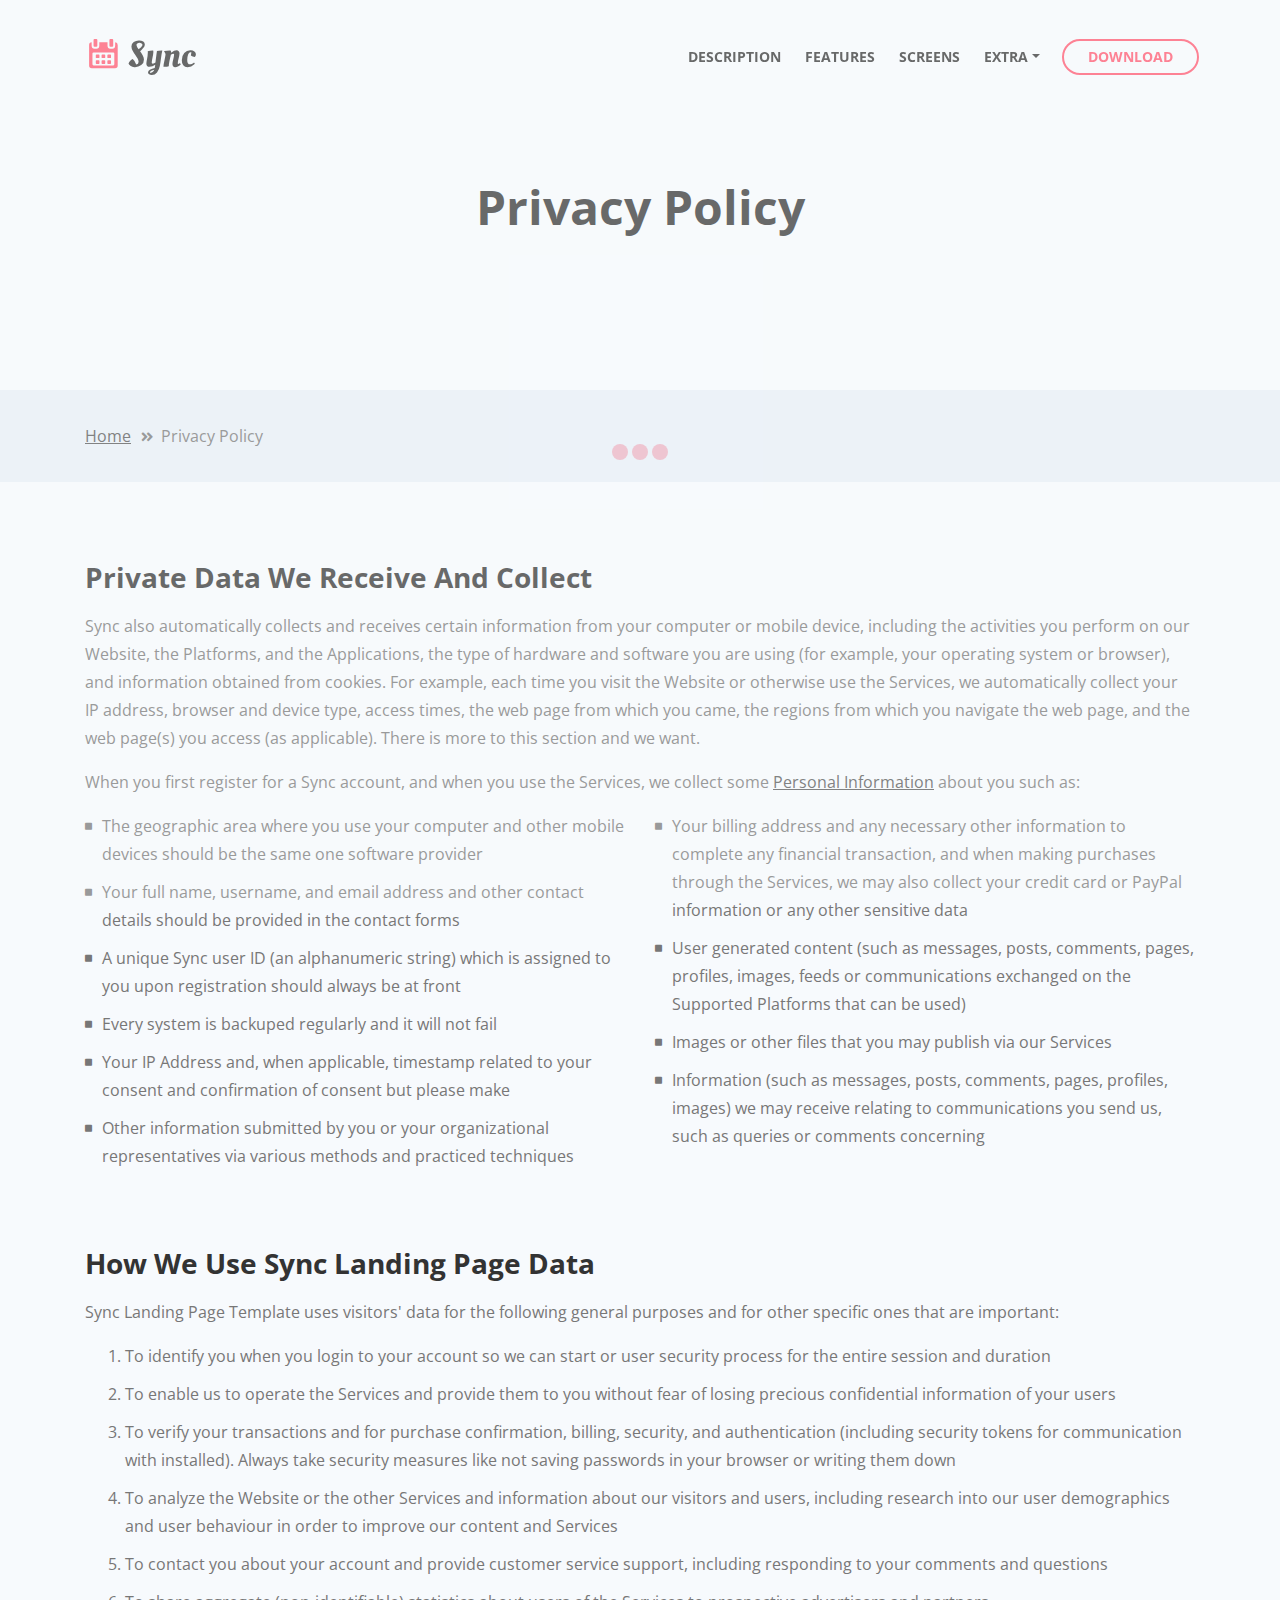
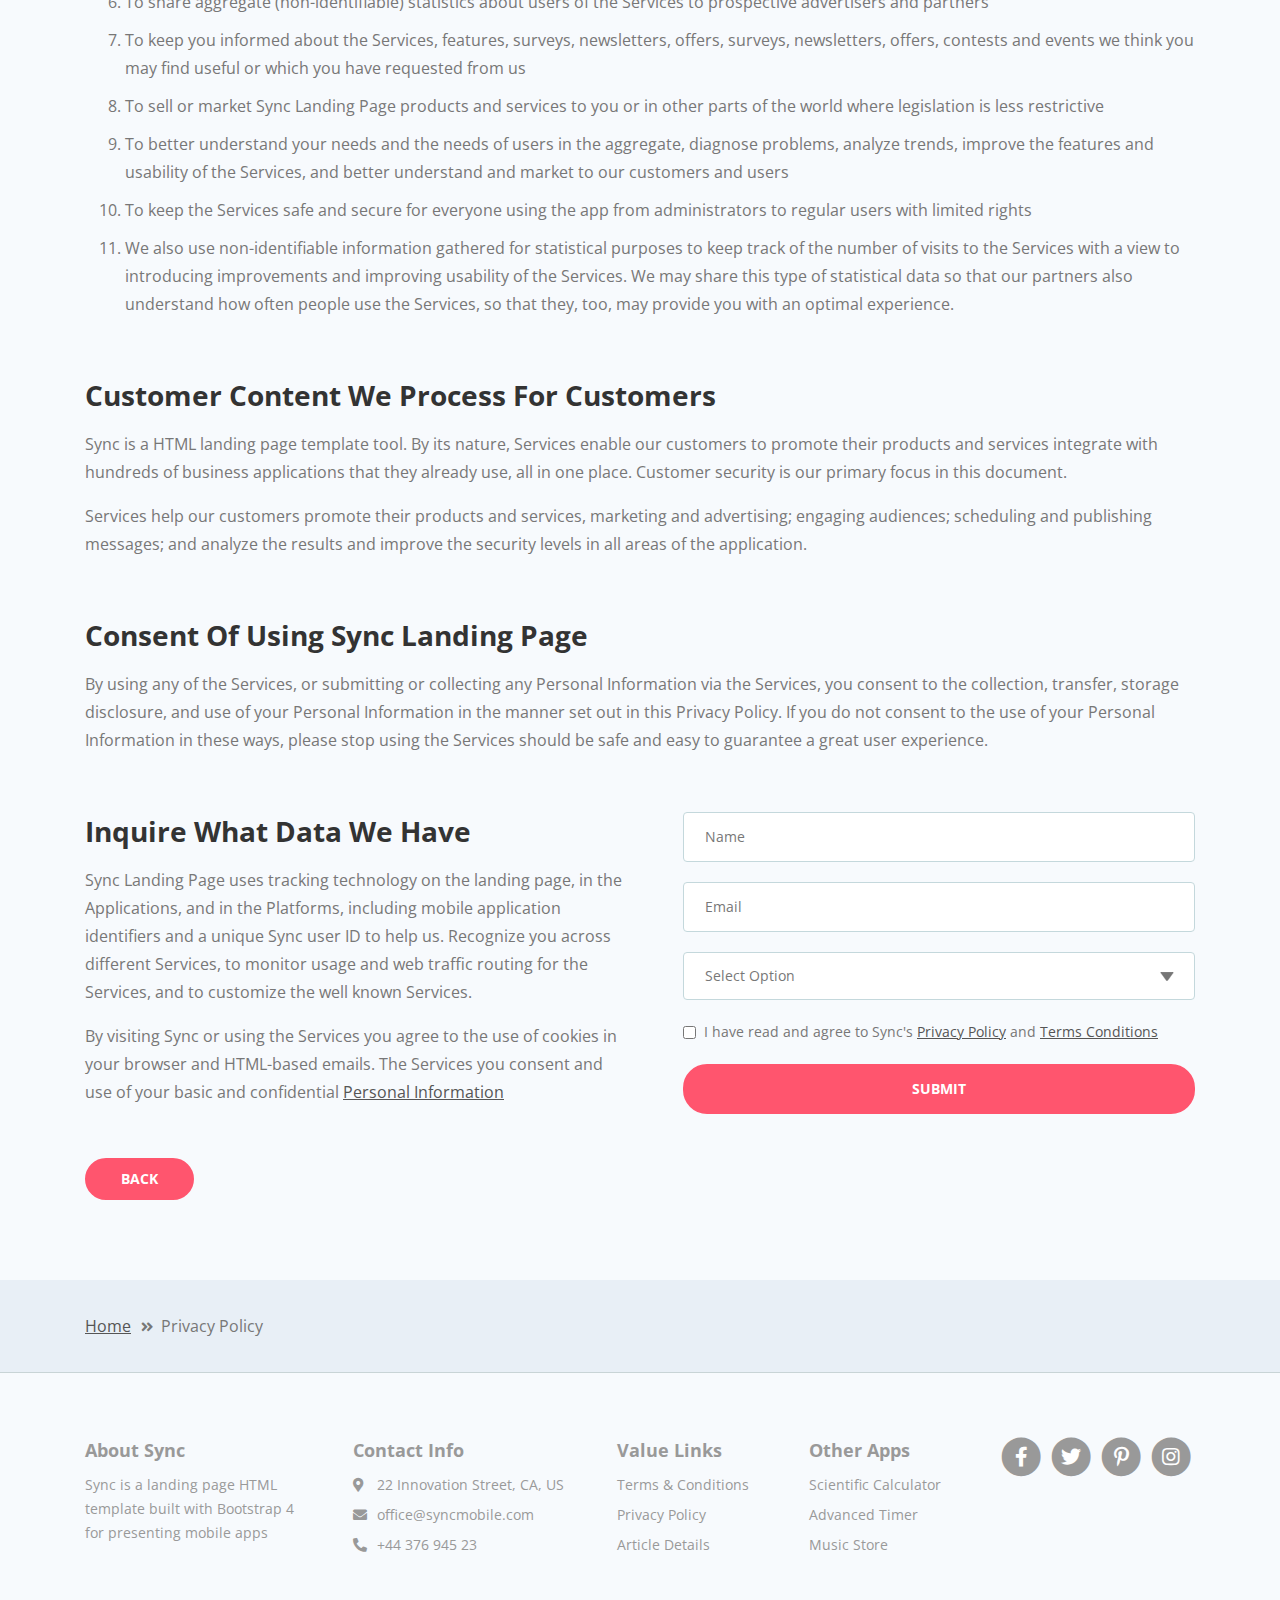
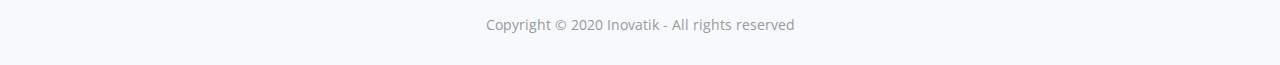
<file: privacy-policy.html>
<!DOCTYPE html>
<html lang="en">
<head>
    <meta charset="utf-8">
    <meta name="viewport" content="width=device-width, initial-scale=1, shrink-to-fit=no">
    
   

    <!-- Webpage Title -->
    <title>Privacy Policy - Sync</title>
    
    <!-- Styles -->
    <link href="https://fonts.googleapis.com/css?family=Open+Sans:400,400i,700&display=swap&subset=latin-ext" rel="stylesheet">
    <link href="css/bootstrap.css" rel="stylesheet">
    <link href="css/fontawesome-all.css" rel="stylesheet">
    <link href="css/swiper.css" rel="stylesheet">
	<link href="css/magnific-popup.css" rel="stylesheet">
	<link href="css/styles.css" rel="stylesheet">
	
	<!-- Favicon  -->
    <link rel="icon" href="images/favicon.png">
</head>
<body data-spy="scroll" data-target=".fixed-top">
    
    <!-- Preloader -->
	<div class="spinner-wrapper">
        <div class="spinner">
            <div class="bounce1"></div>
            <div class="bounce2"></div>
            <div class="bounce3"></div>
        </div>
    </div>
    <!-- end of preloader -->
    

    <!-- Navigation -->
    <nav class="navbar navbar-expand-lg navbar-dark navbar-custom fixed-top">
        <div class="container">
            <!-- Text Logo - Use this if you don't have a graphic logo -->
            <!-- <a class="navbar-brand logo-text page-scroll" href="index.html">Sync</a> -->

            <!-- Image Logo -->
            <a class="navbar-brand logo-image" href="index.html"><img src="images/logo.svg" alt="alternative"></a> 
            
            <!-- Mobile Menu Toggle Button -->
            <button class="navbar-toggler" type="button" data-toggle="collapse" data-target="#navbarsExampleDefault" aria-controls="navbarsExampleDefault" aria-expanded="false" aria-label="Toggle navigation">
                <span class="navbar-toggler-awesome fas fa-bars"></span>
                <span class="navbar-toggler-awesome fas fa-times"></span>
            </button>
            <!-- end of mobile menu toggle button -->

            <div class="collapse navbar-collapse" id="navbarsExampleDefault">
                <ul class="navbar-nav ml-auto">
                    <li class="nav-item">
                        <a class="nav-link page-scroll" href="index.html#description">DESCRIPTION <span class="sr-only">(current)</span></a>
                    </li>
                    <li class="nav-item">
                        <a class="nav-link page-scroll" href="index.html#features">FEATURES</a>
                    </li>
                    <li class="nav-item">
                        <a class="nav-link page-scroll" href="index.html#screens">SCREENS</a>
                    </li>

                    <!-- Dropdown Menu -->          
                    <li class="nav-item dropdown">
                        <a class="nav-link dropdown-toggle page-scroll" id="navbarDropdown" role="button" aria-haspopup="true" aria-expanded="false">EXTRA</a>
                        <div class="dropdown-menu" aria-labelledby="navbarDropdown">
                            <a class="dropdown-item" href="article-details.html"><span class="item-text">ARTICLE DETAILS</span></a>
                            <div class="dropdown-divider"></div>
                            <a class="dropdown-item" href="terms-conditions.html"><span class="item-text">TERMS CONDITIONS</span></a>
                            <div class="dropdown-divider"></div>
                            <a class="dropdown-item" href="privacy-policy.html"><span class="item-text">PRIVACY POLICY</span></a>
                        </div>
                    </li>
                    <!-- end of dropdown menu -->

                </ul>
                <span class="nav-item">
                    <a class="btn-outline-sm page-scroll" href="#download">DOWNLOAD</a>
                </span>
            </div>
        </div> <!-- end of container -->
    </nav> <!-- end of navbar -->
    <!-- end of navigation -->


    <!-- Header -->
    <header id="header" class="ex-header">
        <div class="container">
            <div class="row">
                <div class="col-md-12">
                    <h1>Privacy Policy</h1>
                </div> <!-- end of col -->
            </div> <!-- end of row -->
        </div> <!-- end of container -->
    </header> <!-- end of ex-header -->
    <!-- end of header -->


    <!-- Breadcrumbs -->
    <div class="ex-basic-1">
        <div class="container">
            <div class="row">
                <div class="col-lg-12">
                    <div class="breadcrumbs">
                        <a href="index.html">Home</a><i class="fa fa-angle-double-right"></i><span>Privacy Policy</span>
                    </div> <!-- end of breadcrumbs -->
                </div> <!-- end of col -->
            </div> <!-- end of row -->
        </div> <!-- end of container -->
    </div> <!-- end of ex-basic-1 -->
    <!-- end of breadcrumbs -->


    <!-- Privacy Content -->
    <div class="ex-basic-2">
        <div class="container">
            <div class="row">
                <div class="col-lg-12">
                    <div class="text-container">
                        <h3>Private Data We Receive And Collect</h3>
                        <p>Sync also automatically collects and receives certain information from your computer or mobile device, including the activities you perform on our Website, the Platforms, and the Applications, the type of hardware and software you are using (for example, your operating system or browser), and information obtained from cookies. For example, each time you visit the Website or otherwise use the Services, we automatically collect your IP address, browser and device type, access times, the web page from which you came, the regions from which you navigate the web page, and the web page(s) you access (as applicable). There is more to this section and we want.</p>
                        <p>When you first register for a Sync account, and when you use the Services, we collect some <a href="#your-link">Personal Information</a> about you such as:</p>
                        <div class="row">
                            <div class="col-md-6">
                                <ul class="list-unstyled li-space-lg">
                                    <li class="media">
                                        <i class="fas fa-square"></i>
                                        <div class="media-body">The geographic area where you use your computer and other mobile devices should be the same one software provider</div>
                                    </li>
                                    <li class="media">
                                        <i class="fas fa-square"></i>
                                        <div class="media-body">Your full name, username, and email address and other contact details should be provided in the contact forms</div>
                                    </li>
                                    <li class="media">
                                        <i class="fas fa-square"></i>
                                        <div class="media-body">A unique Sync user ID (an alphanumeric string) which is assigned to you upon registration should always be at front</div>
                                    </li>
                                    <li class="media">
                                        <i class="fas fa-square"></i>
                                        <div class="media-body">Every system is backuped regularly and it will not fail</div>
                                    </li>
                                    <li class="media">
                                        <i class="fas fa-square"></i>
                                        <div class="media-body">Your IP Address and, when applicable, timestamp related to your consent and confirmation of consent but please make</div>
                                    </li>
                                    <li class="media">
                                        <i class="fas fa-square"></i>
                                        <div class="media-body">Other information submitted by you or your organizational representatives via various methods and practiced techniques</div>
                                    </li>
                                </ul>
                            </div> <!-- end of col -->

                            <div class="col-md-6">
                                <ul class="list-unstyled li-space-lg">
                                    <li class="media">
                                        <i class="fas fa-square"></i>
                                        <div class="media-body">Your billing address and any necessary other information to complete any financial transaction, and when making purchases through the Services, we may also collect your credit card or PayPal information or any other sensitive data</div>
                                    </li>
                                    <li class="media">
                                        <i class="fas fa-square"></i>
                                        <div class="media-body">User generated content (such as messages, posts, comments, pages, profiles, images, feeds or communications exchanged on the Supported Platforms that can be used)</div>
                                    </li>
                                    <li class="media">
                                        <i class="fas fa-square"></i>
                                        <div class="media-body">Images or other files that you may publish via our Services</div>
                                    </li>
                                    <li class="media">
                                        <i class="fas fa-square"></i>
                                        <div class="media-body">Information (such as messages, posts, comments, pages, profiles, images) we may receive relating to communications you send us, such as queries or comments concerning</div>
                                    </li>
                                </ul>
                            </div> <!-- end of col -->
                        </div> <!-- end of row -->
                    </div> <!-- end of text-container-->
                    
                    <div class="text-container">
                        <h3>How We Use Sync Landing Page Data</h3>
                        <p>Sync Landing Page Template uses visitors' data for the following general purposes and for other specific ones that are important:</p>
                        <ol class="li-space-lg">
                            <li>To identify you when you login to your account so we can start or user security process for the entire session and duration</li>
                            <li>To enable us to operate the Services and provide them to you without fear of losing precious confidential information of your users</li>
                            <li>To verify your transactions and for purchase confirmation, billing, security, and authentication (including security tokens for communication with installed). Always take security measures like not saving passwords in your browser or writing them down</li>
                            <li>To analyze the Website or the other Services and information about our visitors and users, including research into our user demographics and user behaviour in order to improve our content and Services</li>
                            <li>To contact you about your account and provide customer service support, including responding to your comments and questions</li>
                            <li>To share aggregate (non-identifiable) statistics about users of the Services to prospective advertisers and partners</li>
                            <li>To keep you informed about the Services, features, surveys, newsletters, offers, surveys, newsletters, offers, contests and events we think you may find useful or which you have requested from us</li>
                            <li>To sell or market Sync Landing Page products and services to you or in other parts of the world where legislation is less restrictive</li>
                            <li>To better understand your needs and the needs of users in the aggregate, diagnose problems, analyze trends, improve the features and usability of the Services, and better understand and market to our customers and users</li>
                            <li>To keep the Services safe and secure for everyone using the app from administrators to regular users with limited rights</li>
                            <li>We also use non-identifiable information gathered for statistical purposes to keep track of the number of visits to the Services with a view to introducing improvements and improving usability of the Services. We may share this type of statistical data so that our partners also understand how often people use the Services, so that they, too, may provide you with an optimal experience.</li>
                        </ol>
                    </div> <!-- end of text-container -->

                    <div class="text-container">
                        <h3>Customer Content We Process For Customers</h3>
                        <p>Sync is a HTML landing page template tool. By its nature, Services enable our customers to promote their products and services integrate with hundreds of business applications that they already use, all in one place. Customer security is our primary focus in this document.</p>
                        <p>Services help our customers promote their products and services, marketing and advertising; engaging audiences; scheduling and publishing messages; and analyze the results and improve the security levels in all areas of the application.</p>
                    </div> <!-- end of text container -->

                    <div class="text-container">
                        <h3>Consent Of Using Sync Landing Page</h3>
					    <p>By using any of the Services, or submitting or collecting any Personal Information via the Services, you consent to the collection, transfer, storage disclosure, and use of your Personal Information in the manner set out in this Privacy Policy. If you do not consent to the use of your Personal Information in these ways, please stop using the Services should be safe and easy to guarantee a great user experience.</p>
                    </div> <!-- end of text-container -->
                                       
                    <div class="row">
                        <div class="col-md-6">
                            <div class="text-container last">
                                <h3>Inquire What Data We Have</h3>
                                <p>Sync Landing Page uses tracking technology on the landing page, in the Applications, and in the Platforms, including mobile application identifiers and a unique Sync user ID to help us. Recognize you across different Services, to monitor usage and web traffic routing for the Services, and to customize the well known Services.</p>
                                <p>By visiting Sync or using the Services you agree to the use of cookies in your browser and HTML-based emails. The Services you consent and use of your basic and confidential <a href="#your-link">Personal Information</a></p>
                            </div> <!-- end of text container -->
                        </div> <!-- end of col-->
                        <div class="col-md-6">

                            <!-- Privacy Form -->
                            <div class="form-container">
                                <form id="privacyForm" data-toggle="validator" data-focus="false">
                                    <div class="form-group">
                                        <input type="text" class="form-control-input" id="pname" required>
                                        <label class="label-control" for="pname">Name</label>
                                        <div class="help-block with-errors"></div>
                                    </div>
                                    <div class="form-group">
                                        <input type="email" class="form-control-input" id="pemail" required>
                                        <label class="label-control" for="pemail">Email</label>
                                        <div class="help-block with-errors"></div>
                                    </div>
                                    <div class="form-group">
                                        <select class="form-control-select" id="pselect" required>
                                            <option class="select-option" value="" disabled selected>Select Option</option>
                                            <option class="select-option" value="Delete data">Delete my data</option>
                                            <option class="select-option" value="Show me data">Show me my data</option>
                                        </select>
                                        <div class="help-block with-errors"></div>
                                    </div>
                                    <div class="form-group checkbox p-small">
                                        <input type="checkbox" id="pterms" value="Agreed-to-Terms" required>I have read and agree to Sync's <a href="privacy-policy.html">Privacy Policy</a> and <a href="terms-conditions.html">Terms Conditions</a>
                                        <div class="help-block with-errors"></div>
                                    </div>
                                    <div class="form-group">
                                        <button type="submit" class="form-control-submit-button">SUBMIT</button>
                                    </div>
                                    <div class="form-message">
                                        <div id="pmsgSubmit" class="h3 text-center hidden"></div>
                                    </div>
                                </form>
                            </div> <!-- end of form container -->
                            <!-- end of privacy form -->

                        </div> <!-- end of col--> 
                    </div> <!-- end of row -->
                    <a class="btn-solid-reg" href="index.html">BACK</a>
                </div> <!-- end of col-->
            </div> <!-- end of row -->
        </div> <!-- end of container -->
    </div> <!-- end of ex-basic-2 -->
    <!-- end of privacy content -->


    <!-- Breadcrumbs -->
    <div class="ex-basic-1">
        <div class="container">
            <div class="row">
                <div class="col-lg-12">
                    <div class="breadcrumbs">
                        <a href="index.html">Home</a><i class="fa fa-angle-double-right"></i><span>Privacy Policy</span>
                    </div> <!-- end of breadcrumbs -->
                </div> <!-- end of col -->
            </div> <!-- end of row -->
        </div> <!-- end of container -->
    </div> <!-- end of ex-basic-1 -->
    <!-- end of breadcrumbs -->

    
    <!-- Footer -->
    <div class="footer">
        <div class="container">
            <div class="row">
                <div class="col-lg-12">
                    <div class="footer-col first">
                        <h5>About Sync</h5>
                        <p class="p-small">Sync is a landing page HTML template built with Bootstrap 4 for presenting mobile apps</p>
                    </div> <!-- end of footer-col -->
                    <div class="footer-col second">
                        <h5>Contact Info</h5>
                        <ul class="list-unstyled li-space-lg p-small">
                            <li class="media">
                                <i class="fas fa-map-marker-alt"></i>
                                <div class="media-body">22 Innovation Street, CA, US</div>
                            </li>
                            <li class="media">
                                <i class="fas fa-envelope"></i>
                                <div class="media-body"><a href="#your-link">office@syncmobile.com</a></div>
                            </li>
                            <li class="media">
                                <i class="fas fa-phone-alt"></i>
                                <div class="media-body"><a href="#your-link">+44 376 945 23</a></div>
                            </li>
                        </ul>
                    </div> <!-- end of footer-col -->
                    <div class="footer-col third">
                        <h5>Value Links</h5>
                        <ul class="list-unstyled li-space-lg p-small">
                            <li><a href="terms-conditions.html">Terms & Conditions</a></li>
                            <li><a href="privacy-policy.html">Privacy Policy</a></li>
                            <li><a href="article-details.html">Article Details</a></li>
                        </ul>
                    </div> <!-- end of footer-col -->
                    <div class="footer-col fourth">
                        <h5>Other Apps</h5>
                        <ul class="list-unstyled li-space-lg p-small">
                            <li><a href="#your-link">Scientific Calculator</a></li>
                            <li><a href="#your-link">Advanced Timer</a></li>
                            <li><a href="#your-link">Music Store</a></li>
                        </ul>
                    </div> <!-- end of footer-col -->
                    <div class="footer-col fifth">
                        <span class="fa-stack">
                            <a href="#your-link">
                                <i class="fas fa-circle fa-stack-2x"></i>
                                <i class="fab fa-facebook-f fa-stack-1x"></i>
                            </a>
                        </span>
                        <span class="fa-stack">
                            <a href="#your-link">
                                <i class="fas fa-circle fa-stack-2x"></i>
                                <i class="fab fa-twitter fa-stack-1x"></i>
                            </a>
                        </span>
                        <span class="fa-stack">
                            <a href="#your-link">
                                <i class="fas fa-circle fa-stack-2x"></i>
                                <i class="fab fa-pinterest-p fa-stack-1x"></i>
                            </a>
                        </span>
                        <span class="fa-stack">
                            <a href="#your-link">
                                <i class="fas fa-circle fa-stack-2x"></i>
                                <i class="fab fa-instagram fa-stack-1x"></i>
                            </a>
                        </span>
                    </div> <!-- end of footer-col -->
                </div> <!-- end of col -->
            </div> <!-- end of row -->
        </div> <!-- end of container -->
    </div> <!-- end of footer -->  
    <!-- end of footer -->


    <!-- Copyright -->
    <div class="copyright">
        <div class="container">
            <div class="row">
                <div class="col-lg-12">
                    <p class="p-small">Copyright © 2020 <a href="https://inovatik.com">Inovatik</a> - All rights reserved</p>
                </div> <!-- end of col -->
            </div> <!-- enf of row -->
        </div> <!-- end of container -->
    </div> <!-- end of copyright --> 
    <!-- end of copyright -->
    
        
    <!-- Scripts -->
    <script src="js/jquery.min.js"></script> <!-- jQuery for Bootstrap's JavaScript plugins -->
    <script src="js/popper.min.js"></script> <!-- Popper tooltip library for Bootstrap -->
    <script src="js/bootstrap.min.js"></script> <!-- Bootstrap framework -->
    <script src="js/jquery.easing.min.js"></script> <!-- jQuery Easing for smooth scrolling between anchors -->
    <script src="js/swiper.min.js"></script> <!-- Swiper for image and text sliders -->
    <script src="js/jquery.magnific-popup.js"></script> <!-- Magnific Popup for lightboxes -->
    <script src="js/validator.min.js"></script> <!-- Validator.js - Bootstrap plugin that validates forms -->
    <script src="js/scripts.js"></script> <!-- Custom scripts -->
</body>
</html>
</file>
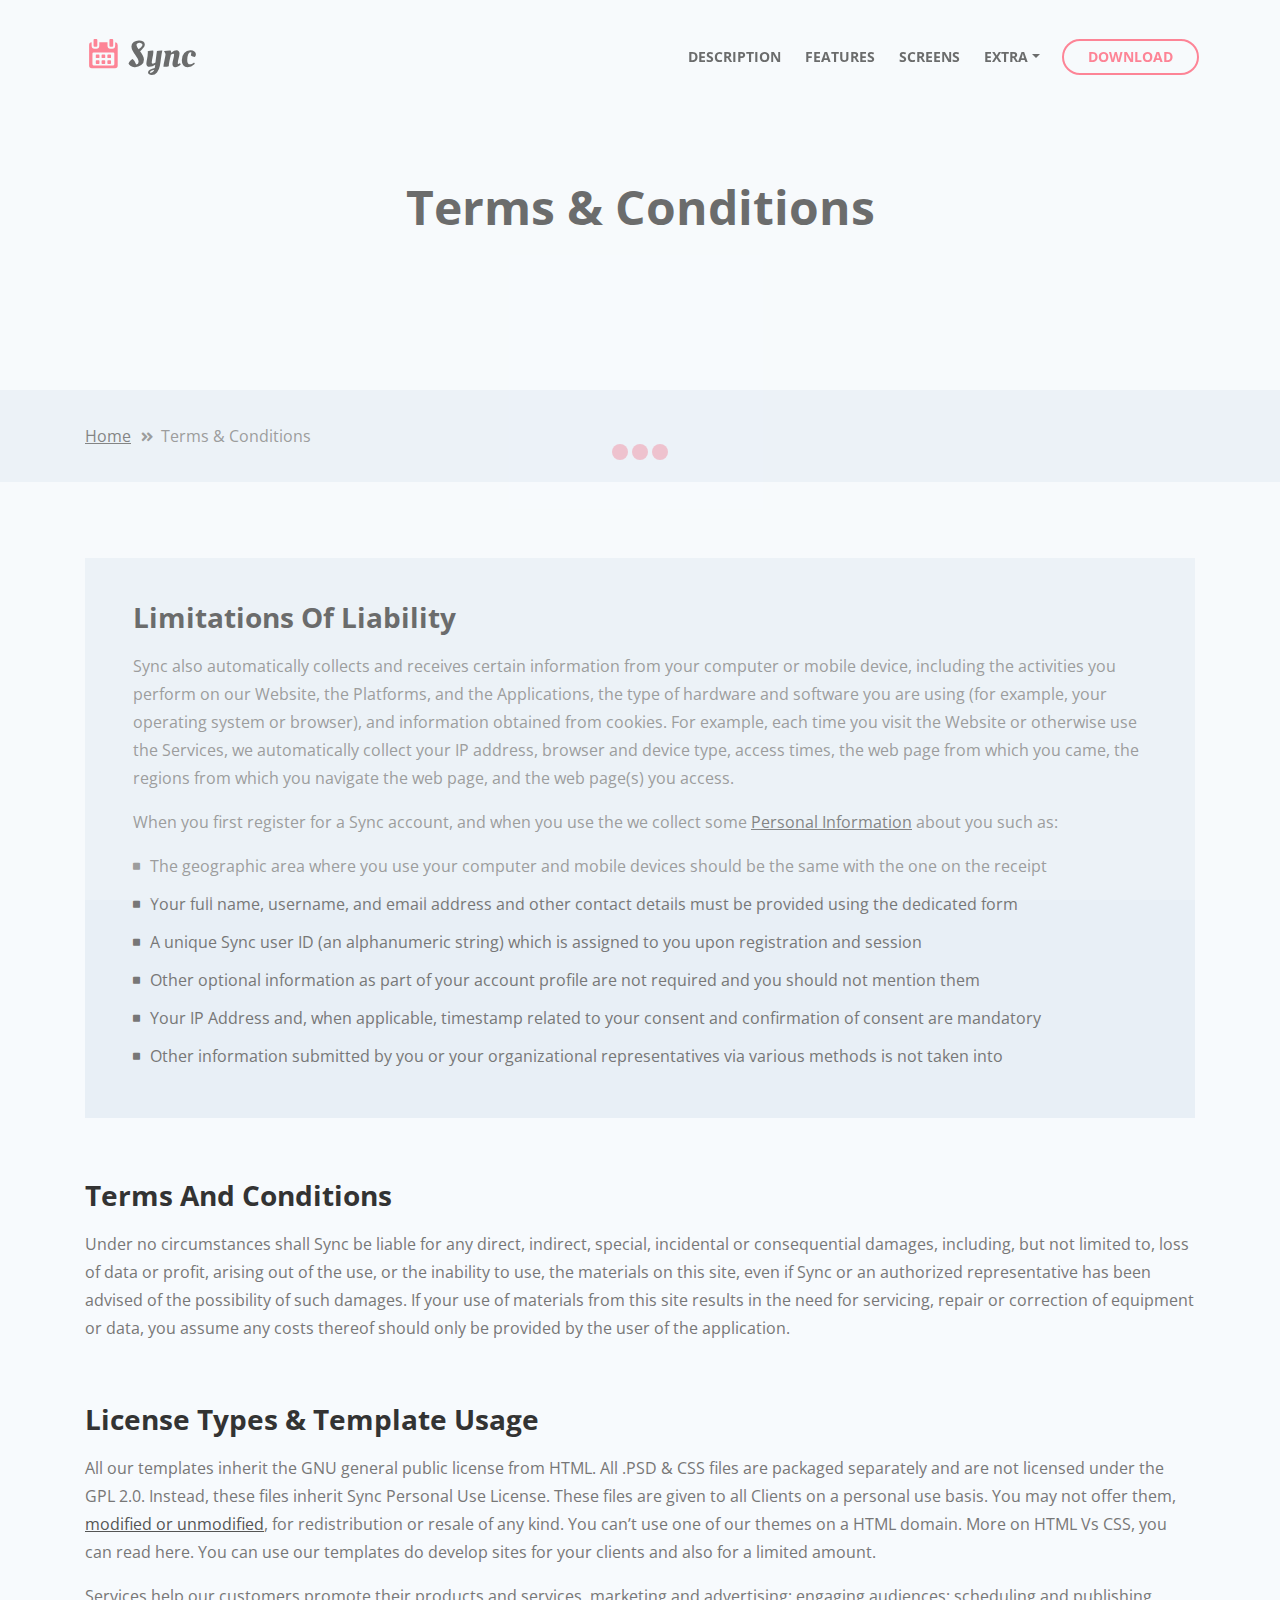
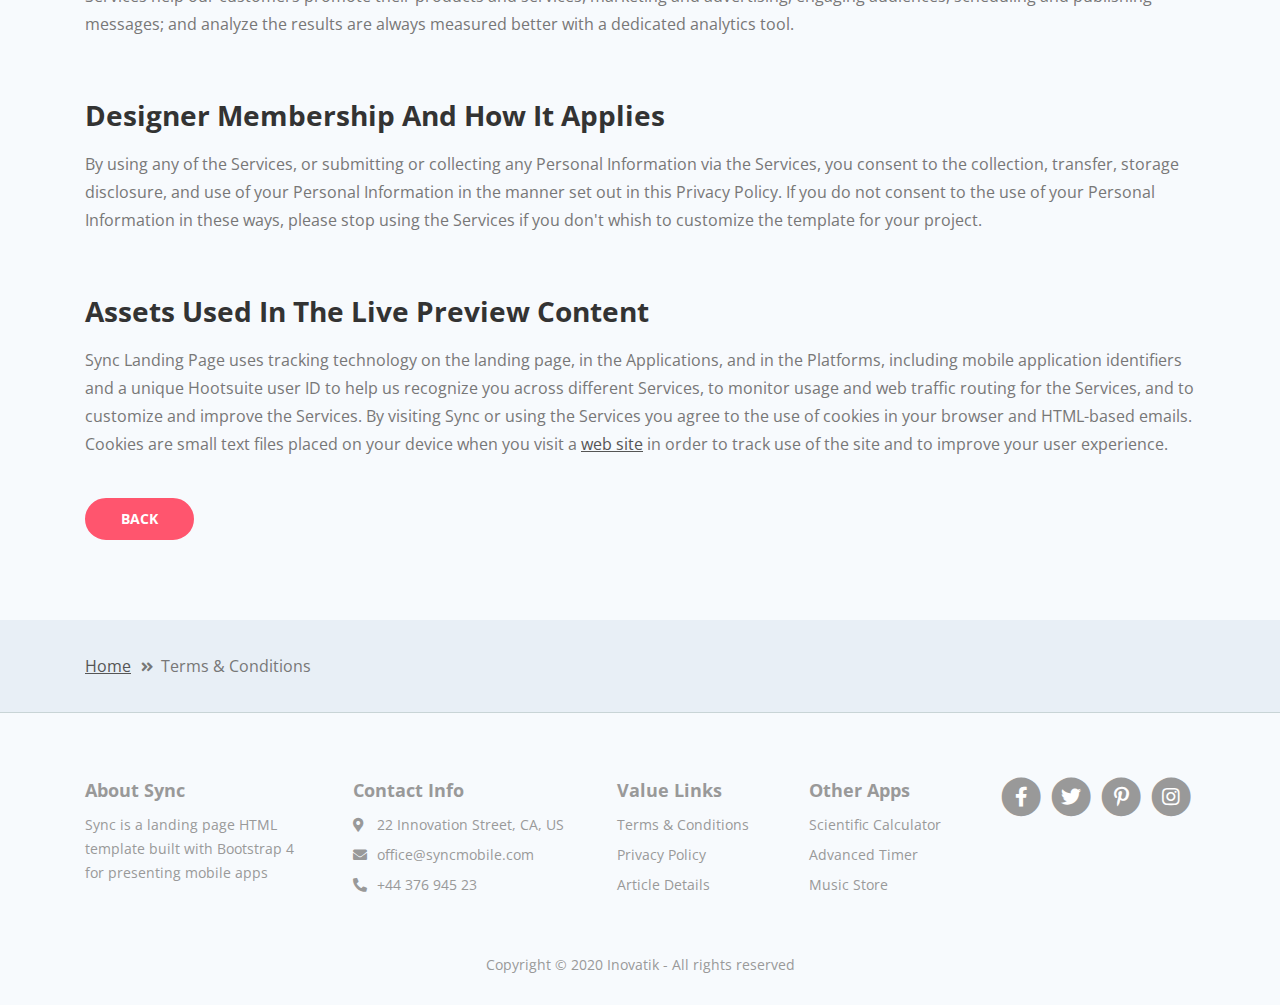
<file: terms-conditions.html>
<!DOCTYPE html>
<html lang="en">

<head>
    <meta charset="utf-8">
    <meta name="viewport" content="width=device-width, initial-scale=1, shrink-to-fit=no">


    <!-- Webpage Title -->
    <title>Terms Conditions - Sync</title>

    <!-- Styles -->
    <link href="https://fonts.googleapis.com/css?family=Open+Sans:400,400i,700&display=swap&subset=latin-ext"
        rel="stylesheet">
    <link href="css/bootstrap.css" rel="stylesheet">
    <link href="css/fontawesome-all.css" rel="stylesheet">
    <link href="css/swiper.css" rel="stylesheet">
    <link href="css/magnific-popup.css" rel="stylesheet">
    <link href="css/styles.css" rel="stylesheet">

    <!-- Favicon  -->
    <link rel="icon" href="images/favicon.png">
</head>

<body data-spy="scroll" data-target=".fixed-top">

    <!-- Preloader -->
    <div class="spinner-wrapper">
        <div class="spinner">
            <div class="bounce1"></div>
            <div class="bounce2"></div>
            <div class="bounce3"></div>
        </div>
    </div>
    <!-- end of preloader -->


    <!-- Navigation -->
    <nav class="navbar navbar-expand-lg navbar-dark navbar-custom fixed-top">
        <div class="container">
            <!-- Text Logo - Use this if you don't have a graphic logo -->
            <!-- <a class="navbar-brand logo-text page-scroll" href="index.html">Sync</a> -->

            <!-- Image Logo -->
            <a class="navbar-brand logo-image" href="index.html"><img src="images/logo.svg" alt="alternative"></a>

            <!-- Mobile Menu Toggle Button -->
            <button class="navbar-toggler" type="button" data-toggle="collapse" data-target="#navbarsExampleDefault"
                aria-controls="navbarsExampleDefault" aria-expanded="false" aria-label="Toggle navigation">
                <span class="navbar-toggler-awesome fas fa-bars"></span>
                <span class="navbar-toggler-awesome fas fa-times"></span>
            </button>
            <!-- end of mobile menu toggle button -->

            <div class="collapse navbar-collapse" id="navbarsExampleDefault">
                <ul class="navbar-nav ml-auto">
                    <li class="nav-item">
                        <a class="nav-link page-scroll" href="index.html#description">DESCRIPTION <span
                                class="sr-only">(current)</span></a>
                    </li>
                    <li class="nav-item">
                        <a class="nav-link page-scroll" href="index.html#features">FEATURES</a>
                    </li>
                    <li class="nav-item">
                        <a class="nav-link page-scroll" href="index.html#screens">SCREENS</a>
                    </li>

                    <!-- Dropdown Menu -->
                    <li class="nav-item dropdown">
                        <a class="nav-link dropdown-toggle page-scroll" id="navbarDropdown" role="button"
                            aria-haspopup="true" aria-expanded="false">EXTRA</a>
                        <div class="dropdown-menu" aria-labelledby="navbarDropdown">
                            <a class="dropdown-item" href="article-details.html"><span class="item-text">ARTICLE
                                    DETAILS</span></a>
                            <div class="dropdown-divider"></div>
                            <a class="dropdown-item" href="terms-conditions.html"><span class="item-text">TERMS
                                    CONDITIONS</span></a>
                            <div class="dropdown-divider"></div>
                            <a class="dropdown-item" href="privacy-policy.html"><span class="item-text">PRIVACY
                                    POLICY</span></a>
                        </div>
                    </li>
                    <!-- end of dropdown menu -->

                </ul>
                <span class="nav-item">
                    <a class="btn-outline-sm page-scroll" href="#download">DOWNLOAD</a>
                </span>
            </div>
        </div> <!-- end of container -->
    </nav> <!-- end of navbar -->
    <!-- end of navigation -->


    <!-- Header -->
    <header id="header" class="ex-header">
        <div class="container">
            <div class="row">
                <div class="col-lg-12">
                    <h1>Terms & Conditions</h1>
                </div> <!-- end of col -->
            </div> <!-- end of row -->
        </div> <!-- end of container -->
    </header> <!-- end of ex-header -->
    <!-- end of header -->


    <!-- Breadcrumbs -->
    <div class="ex-basic-1">
        <div class="container">
            <div class="row">
                <div class="col-lg-12">
                    <div class="breadcrumbs">
                        <a href="index.html">Home</a><i class="fa fa-angle-double-right"></i><span>Terms &
                            Conditions</span>
                    </div> <!-- end of breadcrumbs -->
                </div> <!-- end of col -->
            </div> <!-- end of row -->
        </div> <!-- end of container -->
    </div> <!-- end of ex-basic-1 -->
    <!-- end of breadcrumbs -->


    <!-- Terms Content -->
    <div class="ex-basic-2">
        <div class="container">
            <div class="row">
                <div class="col-lg-12">
                    <div class="text-container dark">
                        <h3>Limitations Of Liability</h3>
                        <p>Sync also automatically collects and receives certain information from your computer or
                            mobile device, including the activities you perform on our Website, the Platforms, and the
                            Applications, the type of hardware and software you are using (for example, your operating
                            system or browser), and information obtained from cookies. For example, each time you visit
                            the Website or otherwise use the Services, we automatically collect your IP address, browser
                            and device type, access times, the web page from which you came, the regions from which you
                            navigate the web page, and the web page(s) you access.</p>
                        <p>When you first register for a Sync account, and when you use the we collect some <a
                                href="#your-link">Personal Information</a> about you such as:</p>
                        <ul class="list-unstyled li-space-lg">
                            <li class="media">
                                <i class="fas fa-square"></i>
                                <div class="media-body">The geographic area where you use your computer and mobile
                                    devices should be the same with the one on the receipt</div>
                            </li>
                            <li class="media">
                                <i class="fas fa-square"></i>
                                <div class="media-body">Your full name, username, and email address and other contact
                                    details must be provided using the dedicated form</div>
                            </li>
                            <li class="media">
                                <i class="fas fa-square"></i>
                                <div class="media-body">A unique Sync user ID (an alphanumeric string) which is assigned
                                    to you upon registration and session</div>
                            </li>
                            <li class="media">
                                <i class="fas fa-square"></i>
                                <div class="media-body">Other optional information as part of your account profile are
                                    not required and you should not mention them</div>
                            </li>
                            <li class="media">
                                <i class="fas fa-square"></i>
                                <div class="media-body">Your IP Address and, when applicable, timestamp related to your
                                    consent and confirmation of consent are mandatory</div>
                            </li>
                            <li class="media">
                                <i class="fas fa-square"></i>
                                <div class="media-body">Other information submitted by you or your organizational
                                    representatives via various methods is not taken into</div>
                            </li>
                        </ul>
                    </div> <!-- end of text-container -->

                    <div class="text-container">
                        <h3>Terms And Conditions</h3>
                        <p>Under no circumstances shall Sync be liable for any direct, indirect, special, incidental or
                            consequential damages, including, but not limited to, loss of data or profit, arising out of
                            the use, or the inability to use, the materials on this site, even if Sync or an authorized
                            representative has been advised of the possibility of such damages. If your use of materials
                            from this site results in the need for servicing, repair or correction of equipment or data,
                            you assume any costs thereof should only be provided by the user of the application.</p>
                    </div> <!-- end of text-container -->

                    <div class="text-container">
                        <h3>License Types & Template Usage</h3>
                        <p>All our templates inherit the GNU general public license from HTML. All .PSD & CSS files are
                            packaged separately and are not licensed under the GPL 2.0. Instead, these files inherit
                            Sync Personal Use License. These files are given to all Clients on a personal use basis. You
                            may not offer them, <a href="#your-link">modified or unmodified</a>, for redistribution or
                            resale of any kind. You can’t use one of our themes on a HTML domain. More on HTML Vs CSS,
                            you can read here. You can use our templates do develop sites for your clients and also for
                            a limited amount.</p>
                        <p>Services help our customers promote their products and services, marketing and advertising;
                            engaging audiences; scheduling and publishing messages; and analyze the results are always
                            measured better with a dedicated analytics tool.</p>
                    </div> <!-- end of text-container -->

                    <div class="text-container">
                        <h3>Designer Membership And How It Applies</h3>
                        <p>By using any of the Services, or submitting or collecting any Personal Information via the
                            Services, you consent to the collection, transfer, storage disclosure, and use of your
                            Personal Information in the manner set out in this Privacy Policy. If you do not consent to
                            the use of your Personal Information in these ways, please stop using the Services if you
                            don't whish to customize the template for your project.</p>
                    </div> <!-- end of text-container -->

                    <div class="text-container last">
                        <h3>Assets Used In The Live Preview Content</h3>
                        <p>Sync Landing Page uses tracking technology on the landing page, in the Applications, and in
                            the Platforms, including mobile application identifiers and a unique Hootsuite user ID to
                            help us recognize you across different Services, to monitor usage and web traffic routing
                            for the Services, and to customize and improve the Services. By visiting Sync or using the
                            Services you agree to the use of cookies in your browser and HTML-based emails. Cookies are
                            small text files placed on your device when you visit a <a href="#your-link">web site</a> in
                            order to track use of the site and to improve your user experience.</p>
                        <a class="btn-solid-reg" href="index.html">BACK</a>
                    </div> <!-- end of text-container -->
                </div>
            </div> <!-- end of row -->
        </div> <!-- end of container -->
    </div> <!-- end of ex-basic -->
    <!-- end of terms content -->


    <!-- Breadcrumbs -->
    <div class="ex-basic-1">
        <div class="container">
            <div class="row">
                <div class="col-lg-12">
                    <div class="breadcrumbs">
                        <a href="index.html">Home</a><i class="fa fa-angle-double-right"></i><span>Terms &
                            Conditions</span>
                    </div> <!-- end of breadcrumbs -->
                </div> <!-- end of col -->
            </div> <!-- end of row -->
        </div> <!-- end of container -->
    </div> <!-- end of ex-basic-1 -->
    <!-- end of breadcrumbs -->


    <!-- Footer -->
    <div class="footer">
        <div class="container">
            <div class="row">
                <div class="col-lg-12">
                    <div class="footer-col first">
                        <h5>About Sync</h5>
                        <p class="p-small">Sync is a landing page HTML template built with Bootstrap 4 for presenting
                            mobile apps</p>
                    </div> <!-- end of footer-col -->
                    <div class="footer-col second">
                        <h5>Contact Info</h5>
                        <ul class="list-unstyled li-space-lg p-small">
                            <li class="media">
                                <i class="fas fa-map-marker-alt"></i>
                                <div class="media-body">22 Innovation Street, CA, US</div>
                            </li>
                            <li class="media">
                                <i class="fas fa-envelope"></i>
                                <div class="media-body"><a href="#your-link">office@syncmobile.com</a></div>
                            </li>
                            <li class="media">
                                <i class="fas fa-phone-alt"></i>
                                <div class="media-body"><a href="#your-link">+44 376 945 23</a></div>
                            </li>
                        </ul>
                    </div> <!-- end of footer-col -->
                    <div class="footer-col third">
                        <h5>Value Links</h5>
                        <ul class="list-unstyled li-space-lg p-small">
                            <li><a href="terms-conditions.html">Terms & Conditions</a></li>
                            <li><a href="privacy-policy.html">Privacy Policy</a></li>
                            <li><a href="article-details.html">Article Details</a></li>
                        </ul>
                    </div> <!-- end of footer-col -->
                    <div class="footer-col fourth">
                        <h5>Other Apps</h5>
                        <ul class="list-unstyled li-space-lg p-small">
                            <li><a href="#your-link">Scientific Calculator</a></li>
                            <li><a href="#your-link">Advanced Timer</a></li>
                            <li><a href="#your-link">Music Store</a></li>
                        </ul>
                    </div> <!-- end of footer-col -->
                    <div class="footer-col fifth">
                        <span class="fa-stack">
                            <a href="#your-link">
                                <i class="fas fa-circle fa-stack-2x"></i>
                                <i class="fab fa-facebook-f fa-stack-1x"></i>
                            </a>
                        </span>
                        <span class="fa-stack">
                            <a href="#your-link">
                                <i class="fas fa-circle fa-stack-2x"></i>
                                <i class="fab fa-twitter fa-stack-1x"></i>
                            </a>
                        </span>
                        <span class="fa-stack">
                            <a href="#your-link">
                                <i class="fas fa-circle fa-stack-2x"></i>
                                <i class="fab fa-pinterest-p fa-stack-1x"></i>
                            </a>
                        </span>
                        <span class="fa-stack">
                            <a href="#your-link">
                                <i class="fas fa-circle fa-stack-2x"></i>
                                <i class="fab fa-instagram fa-stack-1x"></i>
                            </a>
                        </span>
                    </div> <!-- end of footer-col -->
                </div> <!-- end of col -->
            </div> <!-- end of row -->
        </div> <!-- end of container -->
    </div> <!-- end of footer -->
    <!-- end of footer -->


    <!-- Copyright -->
    <div class="copyright">
        <div class="container">
            <div class="row">
                <div class="col-lg-12">
                    <p class="p-small">Copyright © 2020 <a href="https://inovatik.com">Inovatik</a> - All rights
                        reserved</p>
                </div> <!-- end of col -->
            </div> <!-- enf of row -->
        </div> <!-- end of container -->
    </div> <!-- end of copyright -->
    <!-- end of copyright -->


    <!-- Scripts -->
    <script src="js/jquery.min.js"></script> <!-- jQuery for Bootstrap's JavaScript plugins -->
    <script src="js/popper.min.js"></script> <!-- Popper tooltip library for Bootstrap -->
    <script src="js/bootstrap.min.js"></script> <!-- Bootstrap framework -->
    <script src="js/jquery.easing.min.js"></script> <!-- jQuery Easing for smooth scrolling between anchors -->
    <script src="js/swiper.min.js"></script> <!-- Swiper for image and text sliders -->
    <script src="js/jquery.magnific-popup.js"></script> <!-- Magnific Popup for lightboxes -->
    <script src="js/validator.min.js"></script> <!-- Validator.js - Bootstrap plugin that validates forms -->
    <script src="js/scripts.js"></script> <!-- Custom scripts -->
</body>

</html>
</file>
<file: css/styles.css>
/*****************************************
Table Of Contents:

01. General Styles
02. Preloader
03. Navigation
04. Header
05. Small Features
06. Description 1
07. Description 1 Details Lightbox
08. Description 2
09. Features
10. Screenshots
11. Testimonials
12. Statistics
13. Download
14. Footer
15. Copyright
16. Back To Top Button
17. Extra Pages
18. Media Queries
******************************************/

/*****************************************
Colors:
- Backgrounds - light gray #f7fafd
- Backgrounds - gray #e8eff6
- Buttons - red #ff556e
- Headings text, navbar links - black #333
- Body text - dark gray #777
******************************************/


/******************************/
/*     01. General Styles     */
/******************************/
body,
html {
	width: 100%;
	height: 100%;
}

body,
p {
	color: #777;
	font: 400 1rem/1.75rem "Open Sans", sans-serif;
}

.p-large {
	font: 400 1.125rem/1.875rem "Open Sans", sans-serif;
}

.p-small {
	font: 400 0.875rem/1.5rem "Open Sans", sans-serif;
}

.p-heading {
	margin-bottom: 4rem;
	text-align: center;
}

h1 {
	color: #333;
	font: 700 2.625rem/3.375rem "Open Sans", sans-serif;
}

h2 {
	color: #333;
	font: 700 2.125rem/2.75rem "Open Sans", sans-serif;
}

h3 {
	color: #333;
	font: 700 1.75rem/2.375rem "Open Sans", sans-serif;
}

h4 {
	color: #333;
	font: 700 1.25rem/1.75rem "Open Sans", sans-serif;
}

h5 {
	color: #333;
	font: 700 1.125rem/1.625rem "Open Sans", sans-serif;
}

h6 {
	color: #333;
	font: 700 1rem/1.5rem "Open Sans", sans-serif;
}

.testimonial-text {
	font-style: italic;
}

.testimonial-author {
	font-weight: 700;
	font-size: 1rem;
	line-height: 1.5rem;
}

.li-space-lg li {
	margin-bottom: 0.625rem;
}

a {
	color: #555;
	text-decoration: underline;
}

a:hover {
	color: #555;
	text-decoration: underline;
}

a.red {
	color: #ff556e;
}

.btn-solid-reg {
	display: inline-block;
	padding: 1.1875rem 2.125rem 1.1875rem 2.125rem;
	border: 0.125rem solid #ff556e;
	border-radius: 2rem;
	background-color: #ff556e;
	color: #fff;
	font: 700 0.875rem/0 "Open Sans", sans-serif;
	text-decoration: none;
	transition: all 0.2s;
}

.btn-solid-reg:hover {
	border: 0.125rem solid #ff556e;
	background-color: transparent;
	color: #ff556e;
	text-decoration: none;
}

.btn-solid-lg {
	display: inline-block;
	padding: 1.5rem 2.375rem 1.5rem 2.375rem;
	border: 0.125rem solid #ff556e;
	border-radius: 2rem;
	background-color: #ff556e;
	color: #fff;
	font: 700 0.875rem/0 "Open Sans", sans-serif;
	text-decoration: none;
	transition: all 0.2s;
}

.btn-solid-lg:hover {
	border: 0.125rem solid #ff556e;
	background-color: transparent;
	color: #ff556e;
	text-decoration: none;
}

.btn-solid-lg .fab {
	margin-right: 0.5rem;
	font-size: 1.25rem;
	line-height: 0;
	vertical-align: top;
}

.btn-solid-lg .fab.fa-google-play {
	font-size: 1rem;
}

.btn-outline-reg {
	display: inline-block;
	padding: 1.1875rem 2.125rem 1.1875rem 2.125rem;
	border: 0.125rem solid #333;
	border-radius: 2rem;
	background-color: transparent;
	color: #333;
	font: 700 0.875rem/0 "Open Sans", sans-serif;
	text-decoration: none;
	transition: all 0.2s;
}

.btn-outline-reg:hover {
	border: 0.125rem solid #333;
	background-color: #333;
	color: #fff;
	text-decoration: none;
}

.btn-outline-lg {
	display: inline-block;
	padding: 1.5rem 2.375rem 1.5rem 2.375rem;
	border: 0.125rem solid #333;
	border-radius: 2rem;
	background-color: transparent;
	color: #333;
	font: 700 0.875rem/0 "Open Sans", sans-serif;
	text-decoration: none;
	transition: all 0.2s;
}

.btn-outline-lg:hover {
	border: 0.125rem solid #333;
	background-color: #333;
	color: #fff;
	text-decoration: none;
}

.btn-outline-sm {
	display: inline-block;
	padding: 1rem 1.5rem 1rem 1.5rem;
	border: 0.125rem solid #333;
	border-radius: 2rem;
	background-color: transparent;
	color: #333;
	font: 700 0.875rem/0 "Open Sans", sans-serif;
	text-decoration: none;
	transition: all 0.2s;
}

.btn-outline-sm:hover {
	border: 0.125rem solid #333;
	background-color: #333;
	color: #fff;
	text-decoration: none;
}

.form-group {
	position: relative;
	margin-bottom: 1.25rem;
}

.form-group.has-error.has-danger {
	margin-bottom: 0.625rem;
}

.form-group.has-error.has-danger .help-block.with-errors ul {
	margin-top: 0.375rem;
}

.label-control {
	position: absolute;
	top: 0.87rem;
	left: 1.375rem;
	color: #777;
	opacity: 1;
	font: 400 0.875rem/1.375rem "Open Sans", sans-serif;
	cursor: text;
	transition: all 0.2s ease;
}

/* IE10+ hack to solve lower label text position compared to the rest of the browsers */
@media screen and (-ms-high-contrast: active),
screen and (-ms-high-contrast: none) {
	.label-control {
		top: 0.9375rem;
	}
}

.form-control-input:focus+.label-control,
.form-control-input.notEmpty+.label-control,
.form-control-textarea:focus+.label-control,
.form-control-textarea.notEmpty+.label-control {
	top: 0.125rem;
	opacity: 1;
	font-size: 0.75rem;
	font-weight: 700;
}

.form-control-input,
.form-control-select {
	display: block;
	/* needed for proper display of the label in Firefox, IE, Edge */
	width: 100%;
	padding-top: 1.0625rem;
	padding-bottom: 0.0625rem;
	padding-left: 1.3125rem;
	border: 1px solid #c4d8dc;
	border-radius: 0.25rem;
	background-color: #fff;
	color: #777;
	font: 400 0.875rem/1.875rem "Open Sans", sans-serif;
	transition: all 0.2s;
	-webkit-appearance: none;
	/* removes inner shadow on form inputs on ios safari */
}

.form-control-select {
	padding-top: 0.5rem;
	padding-bottom: 0.5rem;
	height: 3rem;
}

/* IE10+ hack to solve lower label text position compared to the rest of the browsers */
@media screen and (-ms-high-contrast: active),
screen and (-ms-high-contrast: none) {
	.form-control-input {
		padding-top: 1.25rem;
		padding-bottom: 0.75rem;
		line-height: 1.75rem;
	}

	.form-control-select {
		padding-top: 0.875rem;
		padding-bottom: 0.75rem;
		height: 3.125rem;
		line-height: 2.125rem;
	}
}

select {
	/* you should keep these first rules in place to maintain cross-browser behavior */
	-webkit-appearance: none;
	-moz-appearance: none;
	-ms-appearance: none;
	-o-appearance: none;
	appearance: none;
	background-image: url('../images/down-arrow.png');
	background-position: 96% 50%;
	background-repeat: no-repeat;
	outline: none;
}

select::-ms-expand {
	display: none;
	/* removes the ugly default down arrow on select form field in IE11 */
}

.form-control-textarea {
	display: block;
	/* used to eliminate a bottom gap difference between Chrome and IE/FF */
	width: 100%;
	height: 8rem;
	/* used instead of html rows to normalize height between Chrome and IE/FF */
	padding-top: 1.25rem;
	padding-left: 1.3125rem;
	border: 1px solid #c4d8dc;
	border-radius: 0.25rem;
	background-color: #fff;
	color: #777;
	font: 400 0.875rem/1.75rem "Open Sans", sans-serif;
	transition: all 0.2s;
}

.form-control-input:focus,
.form-control-select:focus,
.form-control-textarea:focus {
	border: 1px solid #a1a1a1;
	outline: none;
	/* Removes blue border on focus */
}

.form-control-input:hover,
.form-control-select:hover,
.form-control-textarea:hover {
	border: 1px solid #a1a1a1;
}

input[type='checkbox'] {
	vertical-align: -10%;
	margin-right: 0.5rem;
}

/* IE10+ hack to raise checkbox field position compared to the rest of the browsers */
@media screen and (-ms-high-contrast: active),
screen and (-ms-high-contrast: none) {
	input[type='checkbox'] {
		vertical-align: -9%;
	}
}

.form-control-submit-button {
	display: inline-block;
	width: 100%;
	height: 3.125rem;
	border: 0.125rem solid #ff556e;
	border-radius: 1.5rem;
	background-color: #ff556e;
	color: #fff;
	font: 700 0.875rem/0 "Open Sans", sans-serif;
	cursor: pointer;
	transition: all 0.2s;
}

.form-control-submit-button:hover {
	border: 0.125rem solid #ff556e;
	background-color: transparent;
	color: #ff556e;
}

/* Form Success And Error Message Formatting */
#pmsgSubmit.h3.text-center.tada.animated,
#pmsgSubmit.h3.text-center {
	display: block;
	margin-bottom: 0;
	color: #ff556e;
	font-weight: 400;
	font-size: 1.125rem;
	line-height: 1rem;
}

.help-block.with-errors .list-unstyled {
	font-size: 0.75rem;
	line-height: 1.125rem;
	text-align: left;
}

.help-block.with-errors ul {
	margin-bottom: 0;
}

/* end of form success and error message formatting */

/* Form Success And Error Message Animation - Animate.css */
@-webkit-keyframes tada {
	from {
		-webkit-transform: scale3d(1, 1, 1);
		-ms-transform: scale3d(1, 1, 1);
		transform: scale3d(1, 1, 1);
	}

	10%,
	20% {
		-webkit-transform: scale3d(.9, .9, .9) rotate3d(0, 0, 1, -3deg);
		-ms-transform: scale3d(.9, .9, .9) rotate3d(0, 0, 1, -3deg);
		transform: scale3d(.9, .9, .9) rotate3d(0, 0, 1, -3deg);
	}

	30%,
	50%,
	70%,
	90% {
		-webkit-transform: scale3d(1.1, 1.1, 1.1) rotate3d(0, 0, 1, 3deg);
		-ms-transform: scale3d(1.1, 1.1, 1.1) rotate3d(0, 0, 1, 3deg);
		transform: scale3d(1.1, 1.1, 1.1) rotate3d(0, 0, 1, 3deg);
	}

	40%,
	60%,
	80% {
		-webkit-transform: scale3d(1.1, 1.1, 1.1) rotate3d(0, 0, 1, -3deg);
		-ms-transform: scale3d(1.1, 1.1, 1.1) rotate3d(0, 0, 1, -3deg);
		transform: scale3d(1.1, 1.1, 1.1) rotate3d(0, 0, 1, -3deg);
	}

	to {
		-webkit-transform: scale3d(1, 1, 1);
		-ms-transform: scale3d(1, 1, 1);
		transform: scale3d(1, 1, 1);
	}
}

@keyframes tada {
	from {
		-webkit-transform: scale3d(1, 1, 1);
		-ms-transform: scale3d(1, 1, 1);
		transform: scale3d(1, 1, 1);
	}

	10%,
	20% {
		-webkit-transform: scale3d(.9, .9, .9) rotate3d(0, 0, 1, -3deg);
		-ms-transform: scale3d(.9, .9, .9) rotate3d(0, 0, 1, -3deg);
		transform: scale3d(.9, .9, .9) rotate3d(0, 0, 1, -3deg);
	}

	30%,
	50%,
	70%,
	90% {
		-webkit-transform: scale3d(1.1, 1.1, 1.1) rotate3d(0, 0, 1, 3deg);
		-ms-transform: scale3d(1.1, 1.1, 1.1) rotate3d(0, 0, 1, 3deg);
		transform: scale3d(1.1, 1.1, 1.1) rotate3d(0, 0, 1, 3deg);
	}

	40%,
	60%,
	80% {
		-webkit-transform: scale3d(1.1, 1.1, 1.1) rotate3d(0, 0, 1, -3deg);
		-ms-transform: scale3d(1.1, 1.1, 1.1) rotate3d(0, 0, 1, -3deg);
		transform: scale3d(1.1, 1.1, 1.1) rotate3d(0, 0, 1, -3deg);
	}

	to {
		-webkit-transform: scale3d(1, 1, 1);
		-ms-transform: scale3d(1, 1, 1);
		transform: scale3d(1, 1, 1);
	}
}

.tada {
	-webkit-animation-name: tada;
	animation-name: tada;
}

.animated {
	-webkit-animation-duration: 1s;
	animation-duration: 1s;
	-webkit-animation-fill-mode: both;
	animation-fill-mode: both;
}

/* end of form success and error message animation - Animate.css */

/* Fade-move Animation For Details Lightbox - Magnific Popup */
/* at start */
.my-mfp-slide-bottom .zoom-anim-dialog {
	opacity: 0;
	transition: all 0.2s ease-out;
	-webkit-transform: translateY(-1.25rem) perspective(37.5rem) rotateX(10deg);
	-ms-transform: translateY(-1.25rem) perspective(37.5rem) rotateX(10deg);
	transform: translateY(-1.25rem) perspective(37.5rem) rotateX(10deg);
}

/* animate in */
.my-mfp-slide-bottom.mfp-ready .zoom-anim-dialog {
	opacity: 1;
	-webkit-transform: translateY(0) perspective(37.5rem) rotateX(0);
	-ms-transform: translateY(0) perspective(37.5rem) rotateX(0);
	transform: translateY(0) perspective(37.5rem) rotateX(0);
}

/* animate out */
.my-mfp-slide-bottom.mfp-removing .zoom-anim-dialog {
	opacity: 0;
	-webkit-transform: translateY(-0.625rem) perspective(37.5rem) rotateX(10deg);
	-ms-transform: translateY(-0.625rem) perspective(37.5rem) rotateX(10deg);
	transform: translateY(-0.625rem) perspective(37.5rem) rotateX(10deg);
}

/* dark overlay, start state */
.my-mfp-slide-bottom.mfp-bg {
	opacity: 0;
	transition: opacity 0.2s ease-out;
}

/* animate in */
.my-mfp-slide-bottom.mfp-ready.mfp-bg {
	opacity: 0.8;
}

/* animate out */
.my-mfp-slide-bottom.mfp-removing.mfp-bg {
	opacity: 0;
}

/* end of fade-move animation for details lightbox - magnific popup */

/* Fade Animation For Image Lightbox - Magnific Popup */
@-webkit-keyframes fadeIn {
	from {
		opacity: 0;
	}

	to {
		opacity: 1;
	}
}

@keyframes fadeIn {
	from {
		opacity: 0;
	}

	to {
		opacity: 1;
	}
}

.fadeIn {
	-webkit-animation: fadeIn 0.6s;
	animation: fadeIn 0.6s;
}

@-webkit-keyframes fadeOut {
	from {
		opacity: 1;
	}

	to {
		opacity: 0;
	}
}

@keyframes fadeOut {
	from {
		opacity: 1;
	}

	to {
		opacity: 0;
	}
}

.fadeOut {
	-webkit-animation: fadeOut 0.8s;
	animation: fadeOut 0.8s;
}

/* end of fade animation for details lightbox - magnific popup */


/*************************/
/*     02. Preloader     */
/*************************/
.spinner-wrapper {
	position: fixed;
	z-index: 999999;
	top: 0;
	right: 0;
	bottom: 0;
	left: 0;
	background: #f7fafd;
}

.spinner {
	position: absolute;
	top: 50%;
	/* centers the loading animation vertically one the screen */
	left: 50%;
	/* centers the loading animation horizontally one the screen */
	width: 3.75rem;
	height: 1.25rem;
	margin: -0.625rem 0 0 -1.875rem;
	/* is width and height divided by two */
	text-align: center;
}

.spinner>div {
	display: inline-block;
	width: 1rem;
	height: 1rem;
	border-radius: 100%;
	background-color: #ff556e;
	-webkit-animation: sk-bouncedelay 1.4s infinite ease-in-out both;
	animation: sk-bouncedelay 1.4s infinite ease-in-out both;
}

.spinner .bounce1 {
	-webkit-animation-delay: -0.32s;
	animation-delay: -0.32s;
}

.spinner .bounce2 {
	-webkit-animation-delay: -0.16s;
	animation-delay: -0.16s;
}

@-webkit-keyframes sk-bouncedelay {

	0%,
	80%,
	100% {
		-webkit-transform: scale(0);
	}

	40% {
		-webkit-transform: scale(1.0);
	}
}

@keyframes sk-bouncedelay {

	0%,
	80%,
	100% {
		-webkit-transform: scale(0);
		-ms-transform: scale(0);
		transform: scale(0);
	}

	40% {
		-webkit-transform: scale(1.0);
		-ms-transform: scale(1.0);
		transform: scale(1.0);
	}
}


/**************************/
/*     03. Navigation     */
/**************************/
.navbar-custom {
	background-color: #f7fafd;
	box-shadow: 0 0.0625rem 0.375rem 0 rgba(0, 0, 0, 0.1);
	font: 700 0.875rem/0.875rem "Open Sans", sans-serif;
	transition: all 0.2s;
}

.navbar-custom .navbar-brand.logo-image img {
	width: 6.6875rem;
	height: 2.25rem;
}

.navbar-custom .navbar-brand.logo-text {
	font: 700 2rem/1rem "Open Sans", sans-serif;
	color: #333;
	text-decoration: none;
}

.navbar-custom .navbar-nav {
	margin-top: 0.75rem;
	margin-bottom: 0.5rem;
}

.navbar-custom .nav-item .nav-link {
	padding: 0.625rem 0.75rem;
	color: #333;
	text-decoration: none;
	transition: all 0.2s ease;
}

.navbar-custom .nav-item .nav-link:hover,
.navbar-custom .nav-item .nav-link.active {
	color: #ff556e;
}

/* Dropdown Menu */
.navbar-custom .dropdown:hover>.dropdown-menu {
	display: block;
	/* this makes the dropdown menu stay open while hovering it */
	min-width: auto;
	animation: fadeDropdown 0.2s;
	/* required for the fade animation */
}

@keyframes fadeDropdown {
	0% {
		opacity: 0;
	}

	100% {
		opacity: 1;
	}
}

.navbar-custom .dropdown-toggle {
	cursor: default;
}

.navbar-custom .dropdown-toggle:focus {
	/* removes dropdown outline on focus */
	outline: 0;
}

.navbar-custom .dropdown-menu {
	margin-top: 0;
	border: none;
	border-radius: 0.25rem;
	background-color: #f7fafd;
}

.navbar-custom .dropdown-item {
	color: #333;
	text-decoration: none;
}

.navbar-custom .dropdown-item:hover {
	background-color: #f7fafd;
}

.navbar-custom .dropdown-item .item-text {
	font: 700 0.875rem/0.875rem "Open Sans", sans-serif;
}

.navbar-custom .dropdown-item:hover .item-text {
	color: #ff556e;
}

.navbar-custom .dropdown-divider {
	width: 100%;
	height: 1px;
	margin: 0.75rem auto 0.725rem auto;
	border: none;
	background-color: #c4d8dc;
	opacity: 0.2;
}

/* end of dropdown menu */

.navbar-custom .nav-item .btn-outline-sm {
	margin-top: 0.125rem;
	margin-bottom: 1.375rem;
	margin-left: 0.5rem;
	border: 0.125rem solid #ff556e;
	color: #ff556e;
}

.navbar-custom .nav-item .btn-outline-sm:hover {
	border: 0.125rem solid #ff556e;
	background-color: #ff556e;
	color: #fff;
}

.navbar-custom .navbar-toggler {
	padding: 0;
	border: none;
	color: #333;
	font-size: 2rem;
}

.navbar-custom button[aria-expanded='false'] .navbar-toggler-awesome.fas.fa-times {
	display: none;
}

.navbar-custom button[aria-expanded='false'] .navbar-toggler-awesome.fas.fa-bars {
	display: inline-block;
}

.navbar-custom button[aria-expanded='true'] .navbar-toggler-awesome.fas.fa-bars {
	display: none;
}

.navbar-custom button[aria-expanded='true'] .navbar-toggler-awesome.fas.fa-times {
	display: inline-block;
	margin-right: 0.125rem;
}


/*********************/
/*    04. Header     */
/*********************/
.header {
	position: relative;
	overflow: hidden;
	padding-top: 8rem;
	padding-bottom: 3rem;
	background-color: #f7fafd;
	text-align: center;
}

.header .text-container {
	margin-bottom: 3rem;
}

.header h1 {
	margin-bottom: 1rem;
}

.header .p-heading {
	margin-bottom: 2rem;
}

.header .btn-solid-lg {
	margin-right: 0.5rem;
	margin-bottom: 1.125rem;
	margin-left: 0.5rem;
}

.header .deco-white-circle-1,
.header .deco-white-circle-2,
.header .deco-blue-circle,
.header .deco-yellow-circle,
.header .deco-green-diamond {
	display: none;
}


/******************************/
/*     05. Small Features     */
/******************************/
.cards-1 {
	padding-top: 1rem;
	padding-bottom: 2rem;
	background-color: #f7fafd;
	text-align: center;
}

.cards-1 .card {
	max-width: 11rem;
	margin-right: auto;
	margin-bottom: 3rem;
	margin-left: auto;
	padding: 0;
	border: none;
	background-color: transparent;
}

.cards-1 .card-image {
	width: 7.5rem;
	height: 7.5rem;
	margin-right: auto;
	margin-bottom: 1.5rem;
	margin-left: auto;
	border-radius: 50%;
	background-color: #ebe7fa;
}

.cards-1 .card-image .fas {
	color: #aa7eec;
	font-size: 3.25rem;
	line-height: 7.5rem;
}

.cards-1 .card-image.green {
	background-color: #daf4ef;
}

.cards-1 .card-image.green .fas {
	color: #19ca94;
}

.cards-1 .card-image.red {
	background-color: #f8e5ea;
}

.cards-1 .card-image.red .fas {
	color: #ff556e;
}

.cards-1 .card-image.yellow {
	background-color: #f8f1de;
}

.cards-1 .card-image.yellow .fas {
	color: #ffb30f;
}

.cards-1 .card-image.blue {
	background-color: #e1f2fa;
}

.cards-1 .card-image.blue .fas {
	color: #50b9e8;
}

.cards-1 .card-body {
	padding: 0;
}

.cards-1 .card-title {
	margin-bottom: 0.5rem;
}


/*****************************/
/*     06. Description 1     */
/*****************************/
.basic-1 {
	padding-top: 3rem;
	padding-bottom: 8rem;
	background-color: #f7fafd;
}

.basic-1 .image-container {
	margin-bottom: 5rem;
}

.basic-1 h2 {
	margin-bottom: 1.5rem;
}

.basic-1 .list-unstyled {
	margin-bottom: 1.75rem;
}

.basic-1 .list-unstyled .fas {
	color: #777;
	font-size: 0.5rem;
	line-height: 1.75rem;
}

.basic-1 .list-unstyled .media-body {
	margin-left: 0.5rem;
}


/**********************************************/
/*     07. Description 1 Details Lightbox     */
/**********************************************/
.lightbox-basic {
	position: relative;
	max-width: 71.875rem;
	margin: 2.5rem auto;
	padding: 3rem 1rem;
	background-color: #fff;
	text-align: left;
}

.lightbox-basic .image-container {
	margin-bottom: 3rem;
	text-align: center;
}

.lightbox-basic h3 {
	margin-bottom: 0.5rem;
}

.lightbox-basic hr {
	width: 2.75rem;
	margin-top: 0.125rem;
	margin-bottom: 1rem;
	margin-left: 0;
	border-top: 0.125rem solid #e0e0e0;
}

.lightbox-basic h4 {
	margin-top: 1.75rem;
	margin-bottom: 0.625rem;
}

.lightbox-basic .list-unstyled {
	margin-bottom: 1.5rem;
}

.lightbox-basic .list-unstyled .far {
	color: #19ca94;
	font-size: 1.125rem;
	line-height: 1.75rem;
}

.lightbox-basic .list-unstyled .media-body {
	margin-left: 0.625rem;
}

.lightbox-basic .list-unstyled {
	margin-bottom: 1.5rem;
}

/* Action Button */
.lightbox-basic .btn-solid-reg.mfp-close {
	position: relative;
	width: auto;
	height: auto;
	color: #fff;
	opacity: 1;
}

.lightbox-basic .btn-solid-reg.mfp-close:hover {
	color: #ff556e;
}

/* end of action Button */

/* Back Button */
.lightbox-basic .btn-outline-reg.mfp-close.as-button {
	position: relative;
	display: inline-block;
	width: auto;
	height: auto;
	margin-left: 0.375rem;
	padding: 1.25rem 2.25rem 1.25rem 2.25rem;
	border: 0.125rem solid #333;
	color: #333;
	opacity: 1;
}

.lightbox-basic .btn-outline-reg.mfp-close.as-button:hover {
	color: #fff;
}

/* end of back button */

/* Close X Button */
.lightbox-basic button.mfp-close.x-button {
	position: absolute;
	top: -0.125rem;
	right: -0.125rem;
	width: 2.75rem;
	height: 2.75rem;
	color: #555;
}

/* end of close x button */


/****************************/
/*     08. Description 2    */
/****************************/
.tabs {
	padding-top: 8rem;
	padding-bottom: 8rem;
	background-color: #e8eff6;
}

.tabs .tabs-container {
	margin-bottom: 5rem;
}

.tabs .nav-tabs {
	margin-bottom: 1.125rem;
	border: none;
}

.tabs .nav-item {
	width: 100%;
	margin-bottom: 0.75rem;
	text-align: center;
}

.tabs .nav-link {
	padding: 0.5rem 1.5rem;
	border-radius: 0;
	background-color: #f7fafd;
	color: #777;
	font-weight: 700;
	font-size: 1.125rem;
	text-decoration: none;
	transition: all 0.2s ease;
}

.tabs .nav-link.active {
	background-color: #9a67e7;
	color: #fff;
}

.tabs .nav-link:hover {
	background-color: #9a67e7;
	color: #fff;
}

.tabs .nav-link .fas,
.tabs .nav-link .far {
	margin-right: 0.375rem;
}

.tabs .li-space-lg li {
	margin-bottom: 0.875rem;
}

.tabs .list-unstyled .fas,
.tabs .list-unstyled .far {
	color: #19ca94;
	font-size: 1.125rem;
	line-height: 1.75rem;
}

.tabs .list-unstyled .media-body {
	margin-left: 0.625rem;
}

.tabs #tab-1 .list-unstyled {
	margin-bottom: 1.5rem;
}

.tabs #tab-1 .btn-solid-reg {
	margin-right: 0.5rem;
}


/************************/
/*     09. Features     */
/************************/
.basic-2 {
	padding-top: 7rem;
	padding-bottom: 5rem;
	background-color: #f7fafd;
}

.basic-2 h2 {
	margin-bottom: 0.875rem;
	text-align: center;
}

.basic-2 .li-space-lg li {
	margin-bottom: 1.375rem;
}

.basic-2 .li-space-lg.first li:last-of-type {
	margin-bottom: 4rem;
}

.basic-2 .fa-stack {
	width: 2em;
	margin-right: 0.625rem;
	font-size: 1.25rem;
}

.basic-2 .fa-stack-2x {
	color: #aa7eec;
}

.basic-2 .fa-stack-2x.green {
	color: #19ca94;
}

.basic-2 .fa-stack-2x.red {
	color: #ff556e;
}

.basic-2 .fa-stack-2x.yellow {
	color: #ffb30f;
}

.basic-2 .fa-stack-2x.blue {
	color: #50b9e8;
}

.basic-2 .fa-stack-1x {
	color: #fff;
}

.basic-2 .media-body h4 {
	margin-bottom: 0.25rem;
}

.basic-2 img {
	display: block;
	width: 100%;
	max-width: 20rem;
	margin-right: auto;
	margin-bottom: 5rem;
	margin-left: auto;
}


/***************************/
/*     10. Screenshots     */
/***************************/
.slider {
	padding-top: 8rem;
	padding-bottom: 8rem;
	background-color: #e8eff6;
}

.slider .slider-container {
	position: relative;
}

.slider .swiper-container {
	position: static;
	width: 90%;
	text-align: center;
}

.slider .swiper-button-prev,
.slider .swiper-button-next {
	top: 50%;
	width: 1.125rem;
}

.slider .swiper-button-prev:focus,
.slider .swiper-button-next:focus {
	/* even if you can't see it chrome you can see it on mobile device */
	outline: none;
}

.slider .swiper-button-prev {
	left: -0.5rem;
	background-image: url("data:image/svg+xml;charset=utf-8,%3Csvg%20xmlns%3D'http%3A%2F%2Fwww.w3.org%2F2000%2Fsvg'%20viewBox%3D'0%200%2028%2044'%3E%3Cpath%20d%3D'M0%2C22L22%2C0l2.1%2C2.1L4.2%2C22l19.9%2C19.9L22%2C44L0%2C22L0%2C22L0%2C22z'%20fill%3D'%23777777'%2F%3E%3C%2Fsvg%3E");
	background-size: 1.125rem 1.75rem;
}

.slider .swiper-button-next {
	right: -0.5rem;
	background-image: url("data:image/svg+xml;charset=utf-8,%3Csvg%20xmlns%3D'http%3A%2F%2Fwww.w3.org%2F2000%2Fsvg'%20viewBox%3D'0%200%2028%2044'%3E%3Cpath%20d%3D'M27%2C22L27%2C22L5%2C44l-2.1-2.1L22.8%2C22L2.9%2C2.1L5%2C0L27%2C22L27%2C22z'%20fill%3D'%23777777'%2F%3E%3C%2Fsvg%3E");
	background-size: 1.125rem 1.75rem;
}


/****************************/
/*     11. Testimonials     */
/****************************/
.cards-2 {
	padding-top: 7rem;
	padding-bottom: 3rem;
	background-color: #f7fafd;
	text-align: center;
}

.cards-2 h2 {
	margin-bottom: 3.25rem;
}

.cards-2 .card {
	max-width: 22rem;
	margin-right: auto;
	margin-bottom: 4.75rem;
	margin-left: auto;
	border: 0;
	background-color: transparent;
}

.cards-2 .fa-star {
	margin-right: 0.25rem;
	color: #ffb30f;
	font-size: 1.375rem;
}

.cards-2 .testimonial-line {
	width: 3rem;
	margin-bottom: 1rem;
	border-top: 0.125rem solid #e0e0e0;
}

.cards-2 .card-body {
	padding: 0;
}

.cards-2 .testimonial-text {
	margin-bottom: 0.625rem;
}

.cards-2 .testimonial-author {
	color: #333;
}

.cards-2 .image-container {
	margin-bottom: 5.25rem;
	padding: 2.5rem 2rem 0 2rem;
	border-radius: 0.5rem;
	background-color: #fff;
}

.cards-2 .image-container img {
	margin-right: 1rem;
	margin-bottom: 2.5rem;
	margin-left: 1rem;
}


/**************************/
/*     12. Statistics     */
/**************************/
.counter {
	padding-top: 8rem;
	padding-bottom: 5rem;
	background-color: #e8eff6;
	text-align: center;
}

.counter #counter {
	margin-bottom: 0.75rem;
}

.counter #counter .cell {
	display: inline-block;
	width: 6.25rem;
	margin-right: 1.5rem;
	margin-bottom: 2rem;
	margin-left: 1.5rem;
	vertical-align: top;
}

.counter #counter .fas {
	margin-bottom: 0.875rem;
	font-size: 2.5rem;
	color: #aa7eec;
}

.counter #counter .fas.green {
	color: #19ca94;
}

.counter #counter .fas.red {
	color: #ff556e;
}

.counter #counter .fas.yellow {
	color: #ffb30f;
}

.counter #counter .fas.blue {
	color: #50b9e8;
}

.counter #counter .counter-value {
	color: #333;
	font-weight: 700;
	font-size: 3.5rem;
	line-height: 4.25rem;
	vertical-align: middle;
}

.counter #counter .counter-info {
	margin-bottom: 0;
	vertical-align: middle;
}


/************************/
/*     13. Download     */
/************************/
.basic-3 {
	position: relative;
	overflow: hidden;
	padding-top: 8rem;
	padding-bottom: 8rem;
	background-color: #f7fafd;
	text-align: center;
}

.basic-3 .image-container {
	margin-bottom: 2rem;
}

.basic-3 .p-large {
	margin-bottom: 1.75rem;
}

.basic-3 .btn-solid-lg {
	margin-right: 0.5rem;
	margin-bottom: 1.125rem;
	margin-left: 0.5rem;
}

.basic-3 .deco-white-circle-1,
.basic-3 .deco-white-circle-2,
.basic-3 .deco-blue-circle,
.basic-3 .deco-yellow-circle,
.basic-3 .deco-green-diamond {
	display: none;
}



/**********************/
/*     14. Footer     */
/**********************/
.footer {
	padding-top: 4rem;
	padding-bottom: 1rem;
	border-top: 1px solid #c8d4d6;
	background-color: #f7fafd;
}

.footer p,
.footer h5,
.footer ul,
.footer a {
	color: #999;
}

.footer a {
	text-decoration: none;
}

.footer .footer-col {
	display: inline-block;
	width: 14.5rem;
	margin-right: 1rem;
	margin-bottom: 1.5rem;
	vertical-align: top;
}

.footer h5 {
	margin-bottom: 0.625rem;
}

.footer .li-space-lg li {
	margin-bottom: 0.375rem;
}

.footer .list-unstyled .fab,
.footer .list-unstyled .fas {
	width: 0.875rem;
	font-size: 0.875rem;
	line-height: 1.5rem;
}

.footer .list-unstyled .media-body {
	margin-left: 0.625rem;
}

.footer .fa-stack {
	width: 2em;
	margin-bottom: 0.75rem;
	margin-right: 0.375rem;
	font-size: 1.25rem;
}

.footer .fa-stack .fa-stack-1x {
	color: #fff;
	transition: all 0.2s ease;
}

.footer .fa-stack .fa-stack-2x {
	color: #999;
	transition: all 0.2s ease;
}

.footer .fa-stack:hover .fa-stack-1x {
	color: #fff;
}

.footer .fa-stack:hover .fa-stack-2x {
	color: #555;
}


/*************************/
/*     15. Copyright     */
/*************************/
.copyright {
	padding-bottom: 0.75rem;
	background-color: #f7fafd;
	text-align: center;
}

.copyright p,
.copyright a {
	color: #999;
}

.copyright a {
	text-decoration: none;
}


/**********************************/
/*     16. Back To Top Button     */
/**********************************/
a.back-to-top {
	position: fixed;
	z-index: 999;
	right: 0.75rem;
	bottom: 0.75rem;
	display: none;
	width: 2.625rem;
	height: 2.625rem;
	border-radius: 1.875rem;
	background: #333 url("../images/up-arrow.png") no-repeat center 47%;
	background-size: 1.125rem 1.125rem;
	text-indent: -9999px;
}

a:hover.back-to-top {
	background-color: #555;
}


/***************************/
/*     17. Extra Pages     */
/***************************/
.ex-header {
	padding-top: 8rem;
	padding-bottom: 5rem;
	background-color: #f7fafd;
	text-align: center;
}

.ex-basic-1 {
	padding-top: 2rem;
	padding-bottom: 0.875rem;
	background-color: #e8eff6;
}

.ex-basic-1 .breadcrumbs {
	margin-bottom: 1.125rem;
}

.ex-basic-1 .breadcrumbs .fa {
	margin-right: 0.5rem;
	margin-left: 0.625rem;
	font-size: 0.875rem;
}

.ex-basic-2 {
	padding-top: 4.75rem;
	padding-bottom: 4rem;
	background-color: #f7fafd;
}

.ex-basic-2 h3 {
	margin-bottom: 1rem;
}

.ex-basic-2 .text-container {
	margin-bottom: 3.625rem;
}

.ex-basic-2 .text-container.last {
	margin-bottom: 0;
}

.ex-basic-2 .text-container.dark {
	padding: 1.625rem 1.5rem 0.75rem 2rem;
	background-color: #e8eff6;
}

.ex-basic-2 .image-container-large {
	margin-bottom: 4rem;
}

.ex-basic-2 .image-container-large img {
	border-radius: 0.375rem;
}

.ex-basic-2 .image-container-small img {
	border-radius: 0.375rem;
}

.ex-basic-2 .list-unstyled .fas {
	color: #777;
	font-size: 0.5rem;
	line-height: 1.75rem;
}

.ex-basic-2 .list-unstyled .media-body {
	margin-left: 0.625rem;
}

.ex-basic-2 .form-container {
	margin-top: 3rem;
}

.ex-basic-2 .btn-solid-reg {
	margin-top: 1.5rem;
}


/*****************************/
/*     18. Media Queries     */
/*****************************/
/* Min-width 768px */
@media (min-width: 768px) {

	/* Header */
	.header .text-container {
		margin-bottom: 6rem;
	}

	.header .btn-solid-lg {
		margin-bottom: 0;
		margin-left: 0;
	}

	/* end of header */


	/* Small Features */
	.cards-1 .card {
		display: inline-block;
		margin-right: 1rem;
		margin-left: 1rem;
		width: 11rem;
		max-width: 100%;
		vertical-align: top;
	}

	/* end of small features */


	/* Description 2 */
	.tabs .nav-item {
		width: auto;
		margin-right: 0.625rem;
	}

	/* end of description 2 */


	/* Screenshots */
	.slider .swiper-button-prev {
		left: -0.625rem;
	}

	.slider .swiper-button-next {
		right: -0.625rem;
	}

	/* end of screenshots */


	/* Download */
	.basic-3 .btn-solid-lg {
		margin-bottom: 0;
		margin-left: 0;
	}

	/* end of download */


	/* Extra Pages */
	.ex-header {
		padding-top: 11rem;
		padding-bottom: 9rem;
	}

	.ex-basic-2 .text-container.dark {
		padding: 2.5rem 3rem 2rem 3rem;
	}

	.ex-basic-2 .form-container {
		margin-top: 0;
	}

	/* end of extra pages */
}

/* end of min-width 768px */


/* Min-width 992px */
@media (min-width: 992px) {

	/* General Styles */
	.p-heading {
		width: 80%;
		margin-right: auto;
		margin-left: auto;
	}

	h1 {
		font-size: 3rem;
		line-height: 3.875rem;
	}

	h2 {
		font-size: 2.5rem;
		line-height: 3.25rem;
	}

	/* end of general styles */


	/* Navigation */
	.navbar-custom {
		padding: 2.125rem 1.5rem 2.125rem 2rem;
		background: transparent;
		box-shadow: none;
	}

	.navbar-custom .navbar-nav {
		margin-top: 0;
		margin-bottom: 0;
	}

	.navbar-custom .nav-item .nav-link {
		padding: 0.25rem 0.75rem;
	}

	.navbar-custom.top-nav-collapse {
		padding: 0.5rem 1.5rem 0.5rem 2rem;
		background-color: #f7fafd;
		box-shadow: 0 0.0625rem 0.375rem 0 rgba(0, 0, 0, 0.1);
	}

	.navbar-custom.top-nav-collapse .nav-item .nav-link {
		color: #333;
	}

	.navbar-custom.top-nav-collapse .nav-item .nav-link:hover,
	.navbar-custom.top-nav-collapse .nav-item .nav-link.active {
		color: #ff556e;
	}

	.navbar-custom .dropdown-menu {
		padding-top: 1rem;
		padding-bottom: 1rem;
		border-top: 0.75rem solid rgba(0, 0, 0, 0);
		border-radius: 0.25rem;
		box-shadow: 0 0.375rem 0.375rem 0 rgba(0, 0, 0, 0.1);
	}

	.navbar-custom.top-nav-collapse .dropdown-menu {
		border-top: 0.75rem solid rgba(0, 0, 0, 0);
		box-shadow: 0 0.375rem 0.375rem 0 rgba(0, 0, 0, 0.1);
	}

	.navbar-custom .dropdown-item {
		padding-top: 0.25rem;
		padding-bottom: 0.25rem;
	}

	.navbar-custom .dropdown-divider {
		width: 84%;
	}

	.navbar-custom .nav-item .btn-outline-sm {
		margin-top: 0;
		margin-bottom: 0;
		margin-left: 0.625rem;
	}

	/* end of navigation */


	/* Header */
	.header {
		padding-top: 12rem;
	}

	.header h1 {
		font-size: 4rem;
		line-height: 4.875rem;
		letter-spacing: -1px;
	}

	.header .deco-white-circle-1 {
		position: absolute;
		top: 26rem;
		left: -12rem;
		display: block;
		width: 22rem;
		height: 22rem;
	}

	.header .deco-white-circle-2 {
		position: absolute;
		top: 19rem;
		right: -12rem;
		display: block;
		width: 20rem;
		height: 20rem;
	}

	.header .deco-blue-circle {
		position: absolute;
		top: 28rem;
		left: 5rem;
		display: block;
		width: 5rem;
		height: 5rem;
	}

	.header .deco-yellow-circle {
		position: absolute;
		top: 9rem;
		right: 7rem;
		display: block;
		width: 1.5rem;
		height: 1.5rem;
	}

	.header .deco-green-diamond {
		position: absolute;
		top: 9rem;
		left: 4rem;
		display: block;
		width: 1rem;
		height: 1rem;
	}

	/* end of header */


	/* Description 1 */
	.basic-1 .image-container {
		margin-bottom: 0;
	}

	/* end of description 1 */


	/* Description 1 Details Lightbox */
	.lightbox-basic {
		padding: 3rem 3rem;
	}

	.lightbox-basic .image-container {
		margin-bottom: 0;
		text-align: left;
	}

	/* end of description 1 details lightbox */


	/* Description 2 */
	.tabs .tabs-container {
		margin-bottom: 0;
	}

	/* end of description 2 */


	/* Features */
	.basic-2 {
		padding-bottom: 8rem;
	}

	.basic-2 .list-unstyled {
		margin-top: 2.5rem;
	}

	.basic-2 .li-space-lg li {
		margin-bottom: 1.875rem;
	}

	.basic-2 .li-space-lg.first li:last-of-type {
		margin-bottom: 1.875rem;
	}

	.basic-2 .fa-stack {
		margin-right: 1rem;
		font-size: 2.25rem;
	}

	.basic-2 .fa-stack .fa-stack-1x {
		font-size: 1.75rem;
	}

	.basic-2 .first .fa-stack {
		position: absolute;
		right: 0;
	}

	.basic-2 .first .media-body {
		max-width: 12.625rem;
		text-align: right;
	}

	.basic-2 img {
		max-width: 100%;
		margin-bottom: 0;
	}

	/* end of features */


	/* Screenshots */
	.slider .swiper-button-prev {
		left: 0;
	}

	.slider .swiper-button-next {
		right: 0;
	}

	/* end of screenshots */


	/* Testimonials */
	.cards-2 .card {
		display: inline-block;
		width: 18.125rem;
		max-width: 100%;
		margin-right: 0.5rem;
		margin-left: 0.5rem;
		vertical-align: top;
	}

	.cards-2 .card:first-of-type {
		margin-left: 0;
	}

	.cards-2 .card:last-of-type {
		margin-right: 0;
	}

	/* end of testimonials */


	/* Statistics */
	.counter #counter .cell {
		width: 8.25rem;
	}

	.counter #counter .fas {
		font-size: 3rem;
	}

	.counter #counter .counter-value {
		font-size: 4rem;
		line-height: 4.875rem;
	}

	/* end of statistics */


	/* Download */
	.basic-3 .p-large {
		width: 51rem;
		margin-right: auto;
		margin-left: auto;
	}

	.basic-3 .deco-white-circle-1 {
		position: absolute;
		top: 23rem;
		left: -12rem;
		display: block;
		width: 20rem;
		height: 20rem;
	}

	.basic-3 .deco-white-circle-2 {
		position: absolute;
		top: 7rem;
		right: -12.5rem;
		display: block;
		width: 20rem;
		height: 20rem;
	}

	.basic-3 .deco-blue-circle {
		position: absolute;
		top: 15rem;
		right: 5rem;
		display: block;
		width: 5rem;
		height: 5rem;
	}

	.basic-3 .deco-yellow-circle {
		position: absolute;
		top: 31rem;
		left: 6.5rem;
		display: block;
		width: 2.5rem;
		height: 2.5rem;
	}

	.basic-3 .deco-green-diamond {
		position: absolute;
		top: 8rem;
		right: 12.5rem;
		display: block;
		width: 1rem;
		height: 1rem;
	}

	/* end of download */


	/* Footer */
	.footer .footer-col.first {
		display: none;
	}

	.footer .footer-col.third,
	.footer .footer-col.fourth {
		width: 11.5rem;
	}

	/* end of footer */


	/* Extra Pages */
	.ex-header h1 {
		width: 80%;
		margin-right: auto;
		margin-left: auto;
	}

	.ex-basic-2 {
		padding-bottom: 5rem;
	}

	/* end of extra pages */
}

/* end of min-width 992px */


/* Min-width 1200px */
@media (min-width: 1200px) {

	/* Header */
	.header .image-container {
		width: 58.0625rem;
		height: 36.125rem;
		margin-right: auto;
		margin-left: auto;
	}

	.header .deco-white-circle-1 {
		top: 14rem;
		left: -27rem;
		width: 40rem;
		height: 40rem;
	}

	.header .deco-white-circle-2 {
		right: -15rem;
		width: 25.5rem;
		height: 25.5rem;
	}

	.header .deco-blue-circle {
		top: 29rem;
		left: 10rem;
		width: 6rem;
		height: 6rem;
	}

	.header .deco-yellow-circle {
		top: 13.5rem;
		right: 8%;
		width: 2.5rem;
		height: 2.5rem;
	}

	.header .deco-green-diamond {
		top: 7rem;
		left: 18%;
		width: 1.25rem;
		height: 1.25rem;
	}

	/* end of header */


	/* Small Features */
	.cards-1 .card:first-of-type {
		margin-left: 0;
	}

	.cards-1 .card:last-of-type {
		margin-right: 0;
	}

	/* end of small features */


	/* Description 1 */
	.basic-1 .image-container {
		margin-right: 2.5rem;
		width: 31.0625rem;
		height: 36.625rem;
	}

	.basic-1 .text-container {
		margin-top: 5rem;
		margin-left: 2.5rem;
	}

	/* end of description 1 */


	/* Dscription 1 Details Lightbox */
	.lightbox-basic .image-container {
		margin-right: 1.5rem;
	}

	/* end of description 1 details lightbox */


	/* Description 2 */
	.tabs .image-container {
		margin-left: 2.5rem;
		width: 31.0625rem;
		height: 36.625rem;
	}

	.tabs .tabs-container {
		margin-top: 6rem;
		margin-right: 2.5rem;
	}

	/* end of description 2 */


	/* Features */
	.basic-2 .list-unstyled {
		margin-top: 4.5rem;
	}

	.basic-2 .li-space-lg li {
		margin-bottom: 2.875rem;
	}

	.basic-2 .first .media-body {
		max-width: 16.375rem;
		margin-right: 5.75rem;
		margin-left: auto;
	}

	.basic-2 img {
		width: 18.75rem;
		height: 39.8125rem;
	}

	/* end of features */


	/* Screenshots */
	.slider .swiper-container {
		width: 100%;
	}

	.slider .swiper-button-prev {
		left: -2.25rem;
		width: 1.375rem;
		background-size: 1.375rem 2.125rem;
	}

	.slider .swiper-button-next {
		right: -2.25rem;
		width: 1.375rem;
		background-size: 1.375rem 2.125rem;
	}

	/* end of screenshots */


	/* Testimonials */
	.cards-2 .card {
		width: 21rem;
		margin-right: 1.375rem;
		margin-left: 1.375rem;
	}

	.cards-2 .image-container img {
		margin-right: 1.25rem;
		margin-left: 1.25rem;
	}

	/* end of testimonials */


	/* Statistics */
	.counter #counter .cell {
		margin-right: 2.375rem;
		margin-left: 2.375rem;
	}

	/* end of statistics */


	/* Download */
	.basic-3 .image-container {
		width: 57.8125rem;
		height: 36.0625rem;
		margin-right: auto;
		margin-left: auto;
	}

	.basic-3 .deco-white-circle-1 {
		top: 20rem;
		left: -18rem;
		width: 30rem;
		height: 30rem;
	}

	.basic-3 .deco-white-circle-2 {
		top: 3rem;
		right: -20rem;
		width: 30rem;
		height: 30rem;
	}

	.basic-3 .deco-blue-circle {
		top: 17rem;
		right: 7rem;
		width: 6rem;
		height: 6rem;
	}

	.basic-3 .deco-yellow-circle {
		top: 33rem;
		left: 10rem;
		width: 3.5rem;
		height: 3.5rem;
	}

	.basic-3 .deco-green-diamond {
		top: 5rem;
		right: 25%;
		width: 1.5rem;
		height: 1.5rem;
	}

	/* end of download */


	/* Footer */
	.footer .footer-col.first {
		display: inline-block;
		width: 14rem;
		margin-right: 2.5rem;
	}

	.footer .footer-col.second {
		width: 14rem;
		margin-right: 2.25rem;
	}


	.footer .footer-col.third,
	.footer .footer-col.fourth {
		width: 8.5rem;
		margin-right: 3.25rem;
	}

	.footer .fa-stack:last-of-type {
		margin-right: 0;
	}

	.footer .footer-col.fifth {
		width: 12rem;
		margin-right: 0;
	}

	/* end of footer */


	/* Extra Pages */
	.ex-header h1 {
		width: 60%;
		margin-right: auto;
		margin-left: auto;
	}

	.ex-basic-2 .form-container {
		margin-left: 1.75rem;
	}

	.ex-basic-2 .image-container-small {
		margin-left: 1.75rem;
	}

	/* end of extra pages */
}

/* end of min-width 1200px */
</file>
